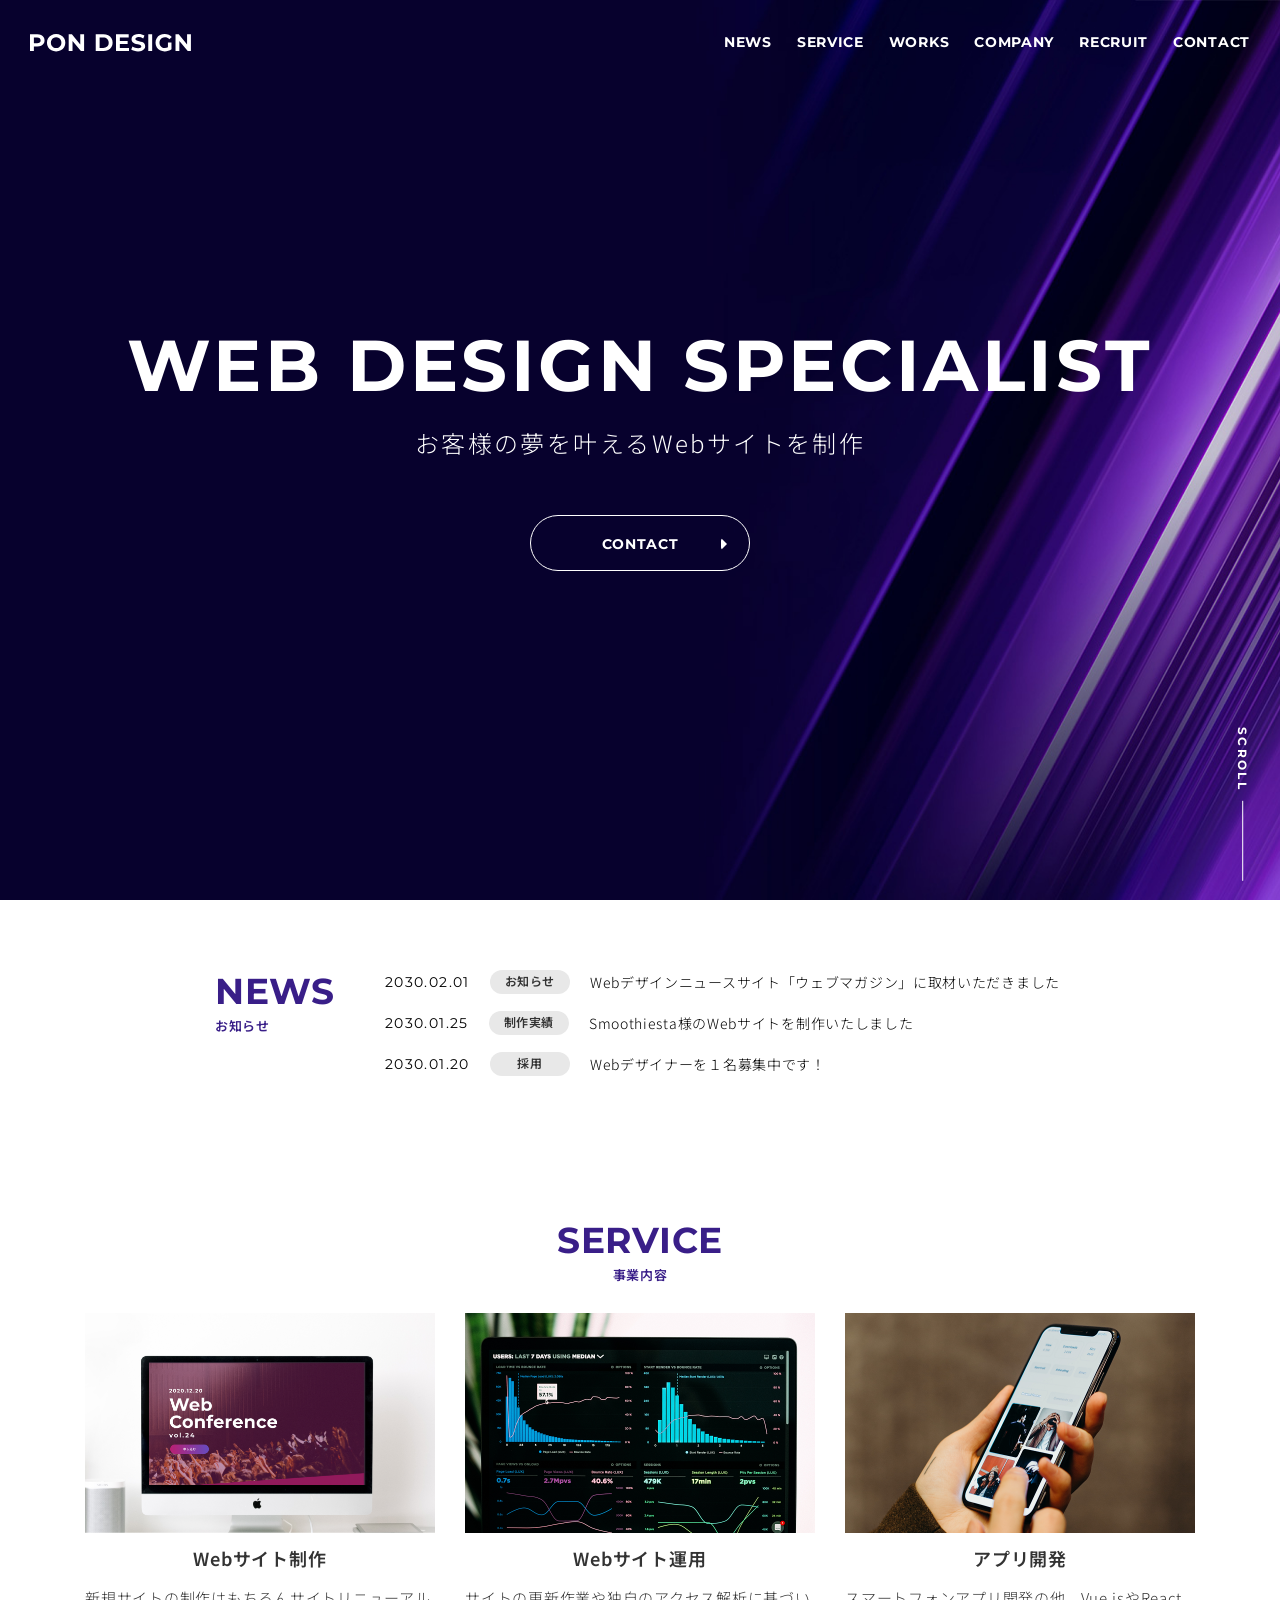
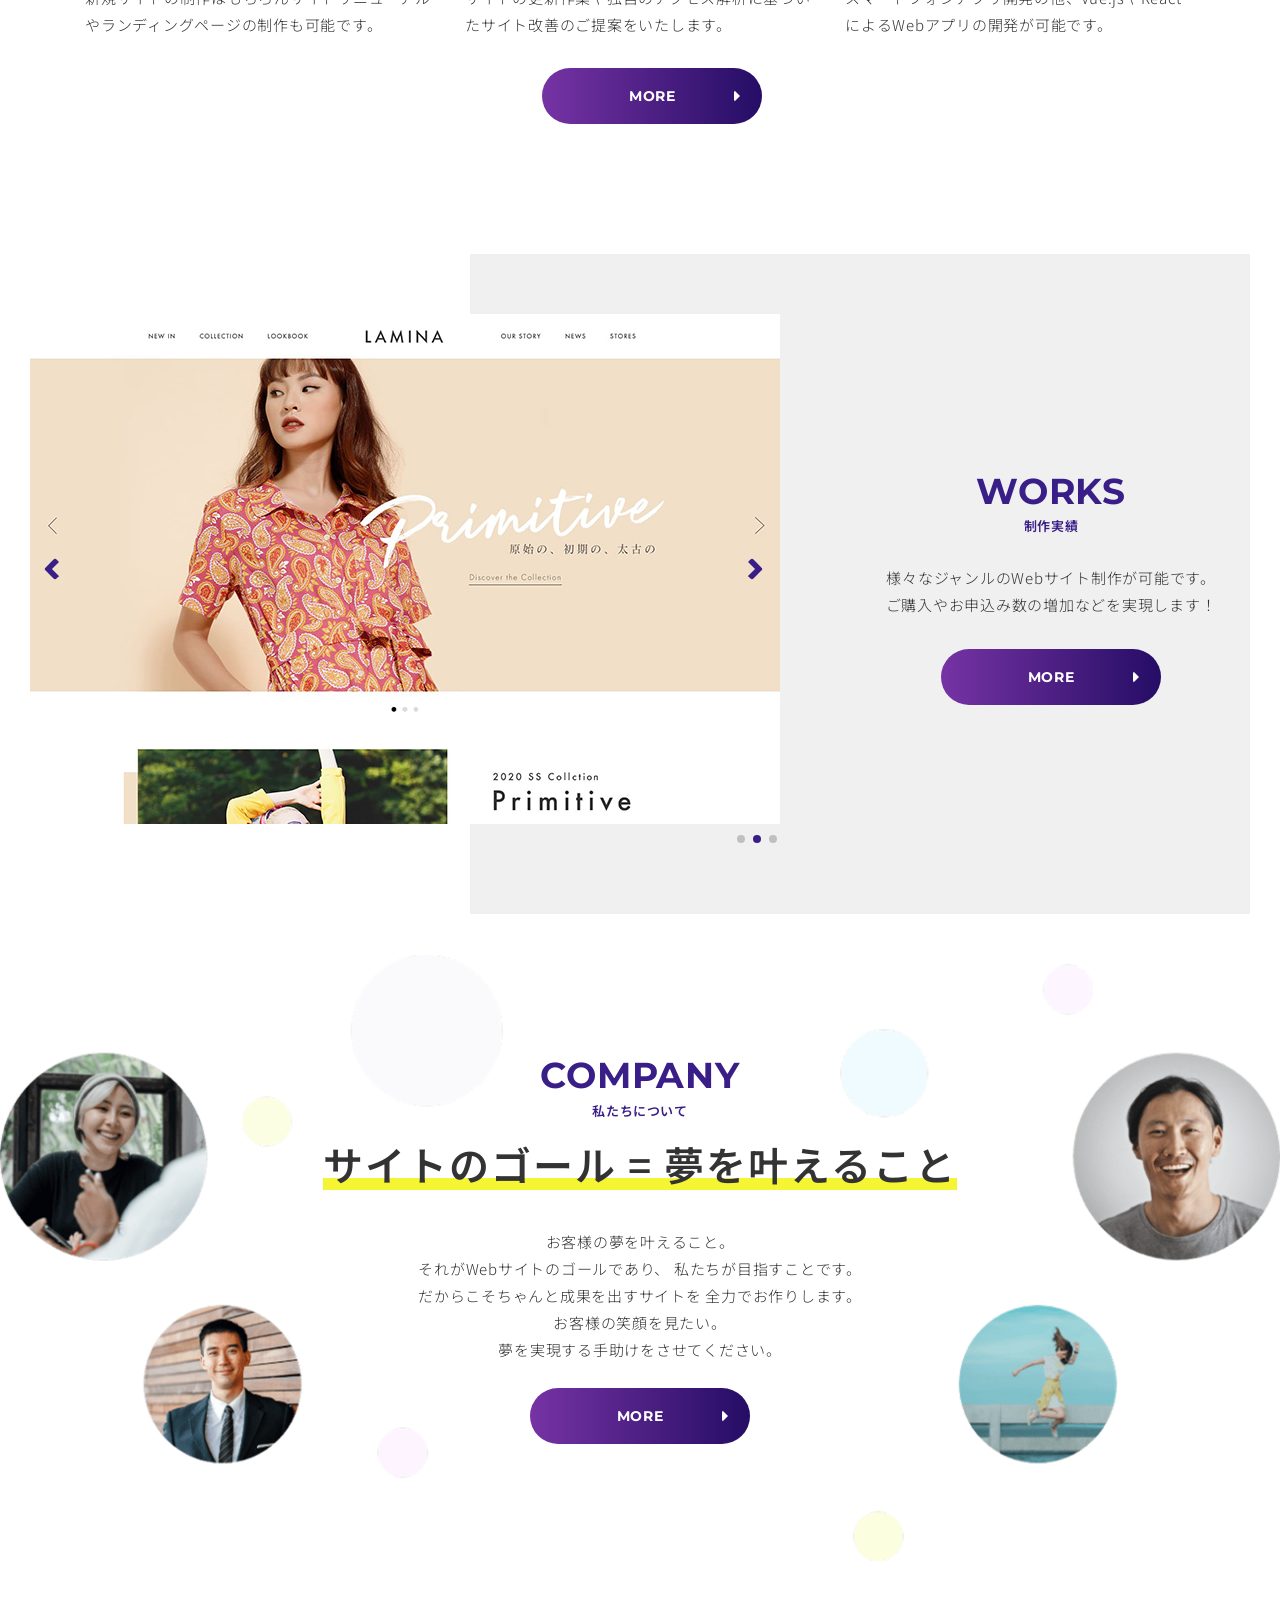
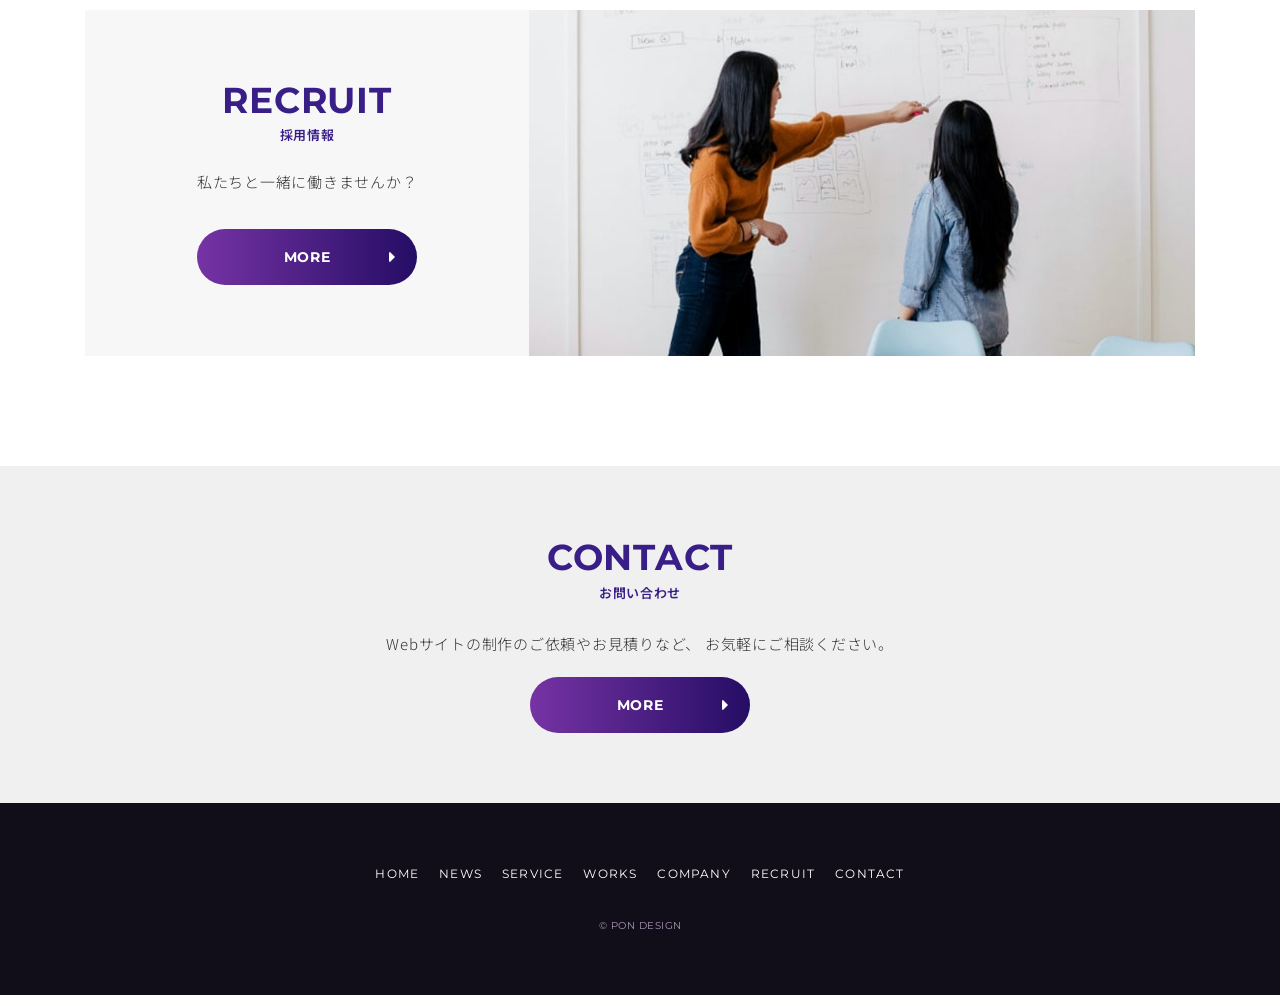
<file: index.html>
<!doctype html>
<html lang="ja">
  <head>
    <meta charset="UTF-8" />
    <meta name="viewport" content="width=device-width, initial-scale=1.0" />
    <meta property="og:title" content="PON DESIGN" />
    <meta property="og:type" content="website" />
    <meta property="og:url" content="ページのURL" />
    <meta property="og:image" content="" />
    <meta property="og:site_name" content="PON DESIGN" />
    <meta property="og:description" content="ページの説明" />
    <link rel="shortcut icon" href="image/favicon.png">
    <title>PON DESIGN</title>
    <link rel="stylesheet" href="css/ress.css" />
    <link rel="stylesheet" href="css/root.css" />
    <link rel="stylesheet" href="css/style.css" />
    <link rel="stylesheet" href="css/header.css" />
    <link rel="stylesheet" href="css/footer.css" />
    <link rel="stylesheet" href="css/newsStyle.css" />
    <link rel="stylesheet" href="css/serviceStyle.css" />
    <link rel="stylesheet" href="css/worksStyle.css" />
    <link rel="stylesheet" href="css/companyStyle.css" />
    <link rel="stylesheet" href="css/recruitStyle.css" />
    <link rel="stylesheet" href="css/contactStyle.css" />

    <!-- font -->
    <link rel="preconnect" href="https://fonts.googleapis.com" />
    <link rel="preconnect" href="https://fonts.gstatic.com" crossorigin />
    <link
      href="https://fonts.googleapis.com/css2?family=Montserrat:ital,wght@0,100..900;1,100..900&family=Noto+Sans+JP:wght@100..900&display=swap"
      rel="stylesheet"
    />
    <!-- font -->
  </head>

  <body>
    <header class="header" id="header">
      <div class="container">
        <a class="header-logo__link" href="#"
          ><img
            class="header-logo__image"
            src="image/logo.svg"
            alt="PON DESIGNのロゴ"
        /></a>
        <nav class="header-nav">
          <ul class="header-nav-list">
            <li class="header-nav-list__item">
              <a class="header-nav-list__link" href="news.html">NEWS</a>
            </li>
            <li class="header-nav-list__item">
              <a class="header-nav-list__link" href="service.html">SERVICE</a>
            </li>
            <li class="header-nav-list__item">
              <a class="header-nav-list__link" href="works.html">WORKS</a>
            </li>
            <li class="header-nav-list__item">
              <a class="header-nav-list__link" href="company.html">COMPANY</a>
            </li>
            <li class="header-nav-list__item">
              <a class="header-nav-list__link" href="recruit.html">RECRUIT</a>
            </li>
            <li class="header-nav-list__item">
              <a class="header-nav-list__link" href="contact.html">CONTACT</a>
            </li>
          </ul>
        </nav>
        <button class="hamburger-menu">
          <span class="hamburger-menu__bar"></span>
          <span class="hamburger-menu__bar"></span>
          <span class="hamburger-menu__bar"></span>
        </button>
      </div>
    </header>

    <main class="top-page">
      <div class="mainvisual">
        <div class="container">
          <h1 class="mainvisual-maintext">WEB DESIGN SPECIALIST</h1>
          <span class="mainvisual-subtext"
            >お客様の夢を叶える<br class="pc-none" />Webサイトを制作</span
          >
          <a class="c-btn btn-mainvisual" href="contact.html">CONTACT</a>
          <span class="mainvisual-scroll">SCROLL</span>
        </div>
      </div>

      <section class="news" id="news">
        <div class="container">
          <div class="section-title-wrapper">
            <h2 class="section-title news-title">NEWS</h2>
            <span class="section-subtitle news-subtitle">お知らせ</span>
          </div>
          <ul class="news-list">
            <li class="news-list__item">
              <time class="news-list__item-date" datetime="2030-02-01"
                >2030.02.01</time
              >
              <span class="news-list__item-category">お知らせ</span>
              <a class="news-list__item-link" href="news-single.html">
                <p class="news-list__item-title">
                  Webデザインニュースサイト「ウェブマガジン」に取材いただきました
                </p>
              </a>
            </li>
            <li class="news-list__item">
              <time class="news-list__item-date" datetime="2030-01-25"
                >2030.01.25</time
              >
              <span class="news-list__item-category">制作実績</span>
              <a class="news-list__item-link" href="news-single.html">
                <p class="news-list__item-title">
                  Smoothiesta様のWebサイトを制作いたしました
                </p>
              </a>
            </li>
            <li class="news-list__item">
              <time class="news-list__item-date" datetime="2030-01-20">
                2030.01.20
              </time>
              <span class="news-list__item-category">採用 </span>
              <a class="news-list__item-link" href="news-single.html">
                <p class="news-list__item-title">
                  Webデザイナーを１名募集中です！
                </p>
              </a>
            </li>
          </ul>
        </div>
      </section>

      <section class="service" id="service">
        <div class="container">
          <div class="section-title-wrapper">
            <h2 class="section-title service-title">SERVICE</h2>
            <span class="section-subtitle service-subtitle">事業内容</span>
          </div>
          <ul class="service-list">
            <li class="service-list__item">
              <img
                class="service-list__item-image"
                src="image/service-1.png"
                alt=""
              />
              <h3 class="service-list__item-name">Webサイト制作</h3>
              <p class="service-list__item-description">
                新規サイトの制作はもちろんサイトリニューアルやランディングページの制作も可能です。
              </p>
            </li>
            <li class="service-list__item">
              <img
                class="service-list__item-image"
                src="image/service-2.png"
                alt=""
              />
              <h3 class="service-list__item-name">Webサイト運用</h3>
              <p class="service-list__item-description">
                サイトの更新作業や独自のアクセス解析に基づいたサイト改善のご提案をいたします。
              </p>
            </li>
            <li class="service-list__item">
              <img
                class="service-list__item-image"
                src="image/service-3.png"
                alt=""
              />
              <h3 class="service-list__item-name">アプリ開発</h3>
              <p class="service-list__item-description">
                スマートフォンアプリ開発の他、Vue.jsやReactによるWebアプリの開発が可能です。
              </p>
            </li>
          </ul>
          <a class="c-btn btn-purple btn-service" href="service.html">MORE</a>
        </div>
      </section>

      <section class="works" id="works">
        <div class="container">
          <div class="works-bg"></div>
          <div class="section-title-wrapper">
            <h2 class="section-title works-title">WORKS</h2>
            <span class="section-subtitle works-subtitle">制作実績</span>
            <p class="works-text">
              様々なジャンルのWebサイト制作が可能です。
              <br />ご購入やお申込み数の増加などを実現します！
            </p>
            <a class="c-btn btn-purple btn-works" href="works.html">MORE</a>
          </div>
          <div class="works-slide">
            <ul class="works-slide-list">
              <li class="works-slide-list__item active">
                <img
                  class="works-slide-list__item-image"
                  src="image/slide-1.png"
                  alt="スムージーを提供する店舗のウェブサイト"
                />
              </li>
              <li class="works-slide-list__item">
                <img
                  class="works-slide-list__item-image"
                  src="image/slide-2.png"
                  alt="洋服のブランドサイト「LAMINA」のウェブサイト"
                />
              </li>
              <li class="works-slide-list__item">
                <img
                  class="works-slide-list__item-image"
                  src="image/slide-3.png"
                  alt="とあるウェブ会議についてのウェブサイト"
                />
              </li>
            </ul>
            <div class="works-nav">
              <button class="works-nav-prev"></button>
              <button class="works-nav-next"></button>
            </div>
            <div class="works-indicator">
              <span class="works-indicator__dot active"></span>
              <span class="works-indicator__dot"></span>
              <span class="works-indicator__dot"></span>
            </div>
          </div>
        </div>
      </section>

      <section class="company" id="company">
        <div class="message">
          <div class="container">
            <div class="section-title-wrapper">
              <h2 class="section-title company-title">COMPANY</h2>
              <span class="section-subtitle company-subtitle"
                >私たちについて</span
              >
            </div>
            <div class="message-text-wrapper">
              <h3 class="message-text-title">
                サイトのゴール = <br class="pc-none" />
                夢を叶えること
              </h3>
              <p class="message-text-description">
                お客様の夢を叶えること。
                <br />それがWebサイトのゴールであり、
                <br class="pc-none" />私たちが目指すことです。
                <br />だからこそちゃんと成果を出すサイトを
                <br class="pc-none" />全力でお作りします。
                <br />お客様の笑顔を見たい。
                <br />夢を実現する手助けをさせてください。
              </p>
              <a class="c-btn btn-purple btn-company" href="company.html"
                >MORE</a
              >
            </div>
          </div>
        </div>
      </section>

      <section class="recruit" id="recruit">
        <div class="container">
          <div class="recruit-bg">
            <div class="section-wrapper">
              <h2 class="section-title recruit-title">RECRUIT</h2>
              <span class="section-subtitle recruit-subtitle">採用情報</span>
              <p class="recruit-text">私たちと一緒に働きませんか？</p>
              <a class="c-btn btn-purple btn-recruit" href="recruit.html"
                >MORE</a
              >
            </div>
            <div class="recruit-image-wrapper">
              <img class="recruit-image" src="image/recruit.png" alt="" />
            </div>
          </div>
        </div>
      </section>

      <section class="contact" id="contact">
        <div class="container">
          <div class="section-wrapper">
            <h2 class="section-title contact-title">CONTACT</h2>
            <span class="section-subtitle contact-subtitle">お問い合わせ</span>
            <p class="contact-text">
              Webサイトの制作のご依頼やお見積りなど、
              <br class="pc-none" />お気軽にご相談ください。
            </p>
            <a class="c-btn btn-purple btn-contact" href="contact.html">MORE</a>
          </div>
        </div>
      </section>
    </main>

    <footer class="footer" id="footer">
      <nav class="footer-nav">
        <ul class="footer-nav-list">
          <li class="footer-nav-list__item">
            <a class="footer-nav-list__link" href="index.html">HOME</a>
          </li>
          <li class="footer-nav-list__item">
            <a class="footer-nav-list__link" href="news.html">NEWS</a>
          </li>
          <li class="footer-nav-list__item">
            <a class="footer-nav-list__link" href="service.html">SERVICE</a>
          </li>
          <li class="footer-nav-list__item">
            <a class="footer-nav-list__link" href="works.html">WORKS</a>
          </li>
          <li class="footer-nav-list__item">
            <a class="footer-nav-list__link" href="company.html">COMPANY</a>
          </li>
          <li class="footer-nav-list__item">
            <a class="footer-nav-list__link" href="recruit.html">RECRUIT</a>
          </li>
          <li class="footer-nav-list__item">
            <a class="footer-nav-list__link" href="contact.html">CONTACT</a>
          </li>
        </ul>
      </nav>
      <span class="copyright">&copy; PON DESIGN</span>
      <button class="toTop"></button>
    </footer>

    <script src="js/main.js"></script>
    <script src="js/slide-show.js"></script>
  </body>
</html>
</file>
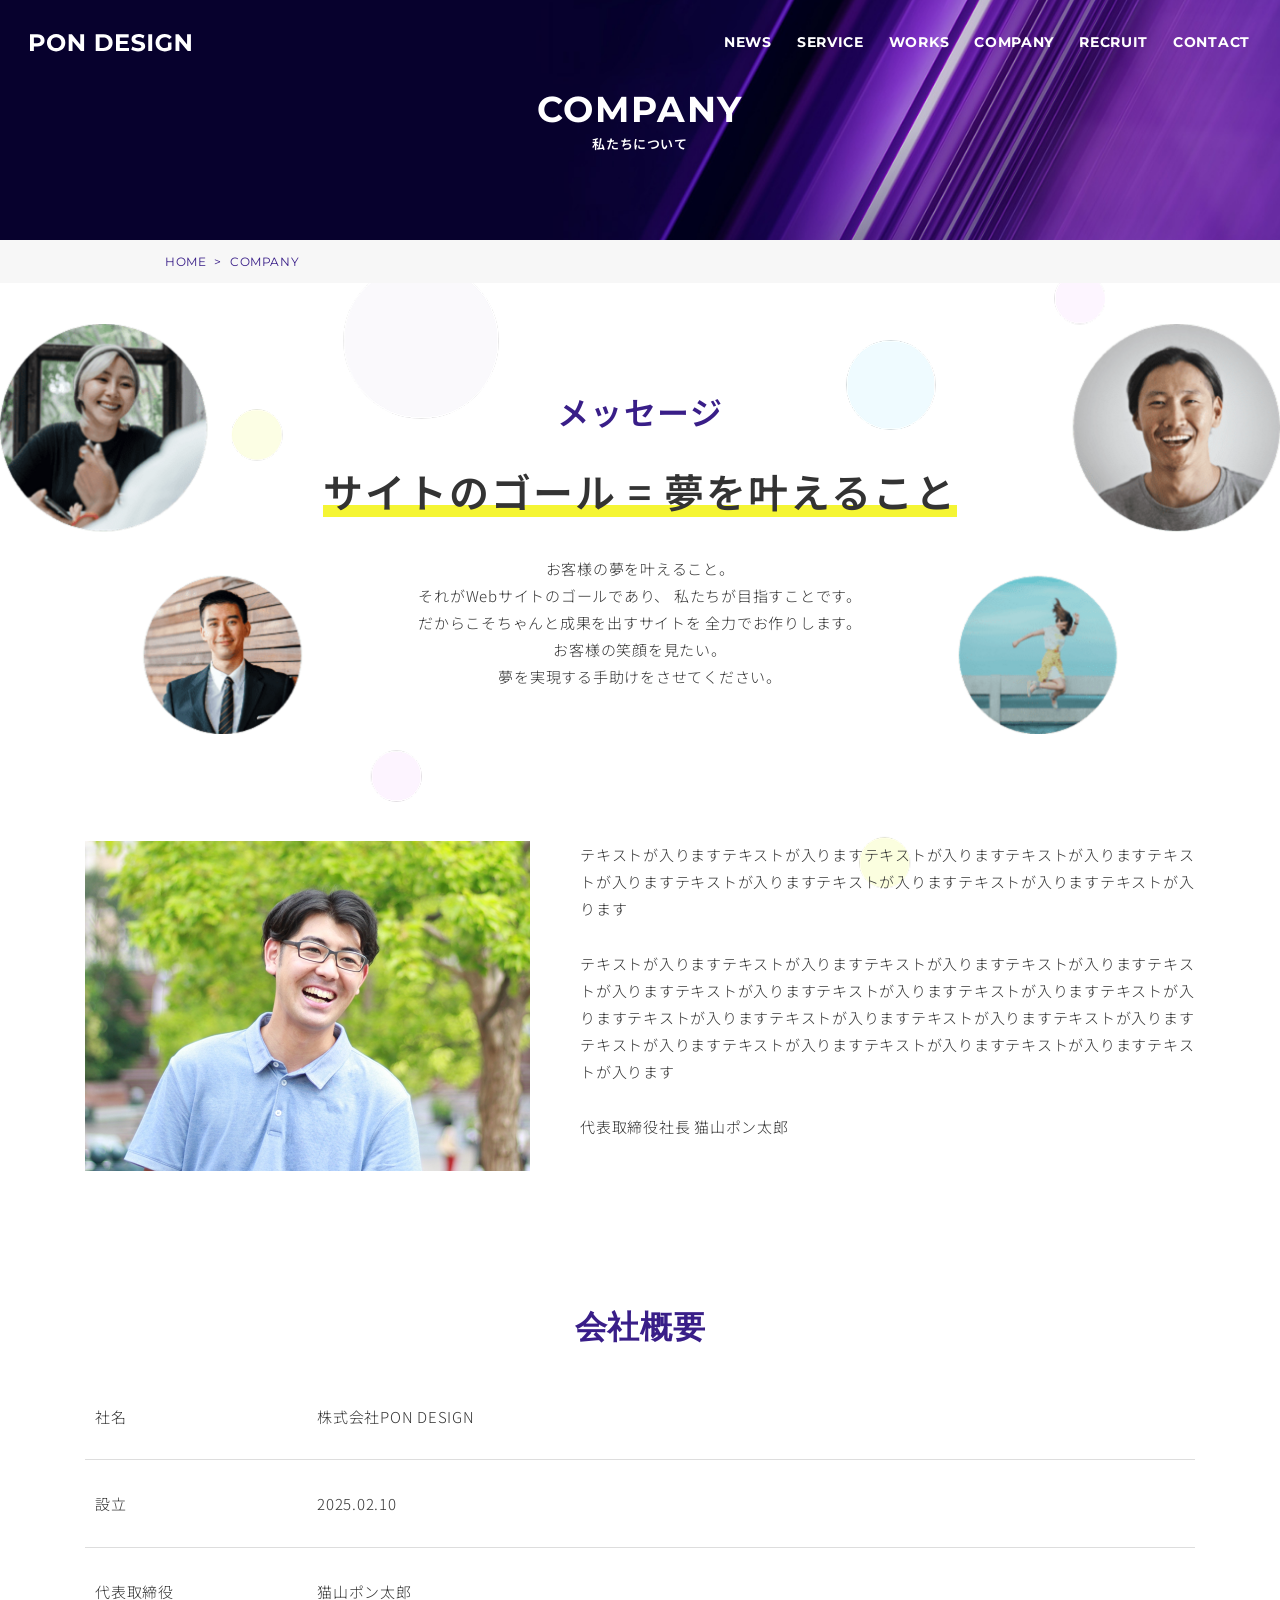
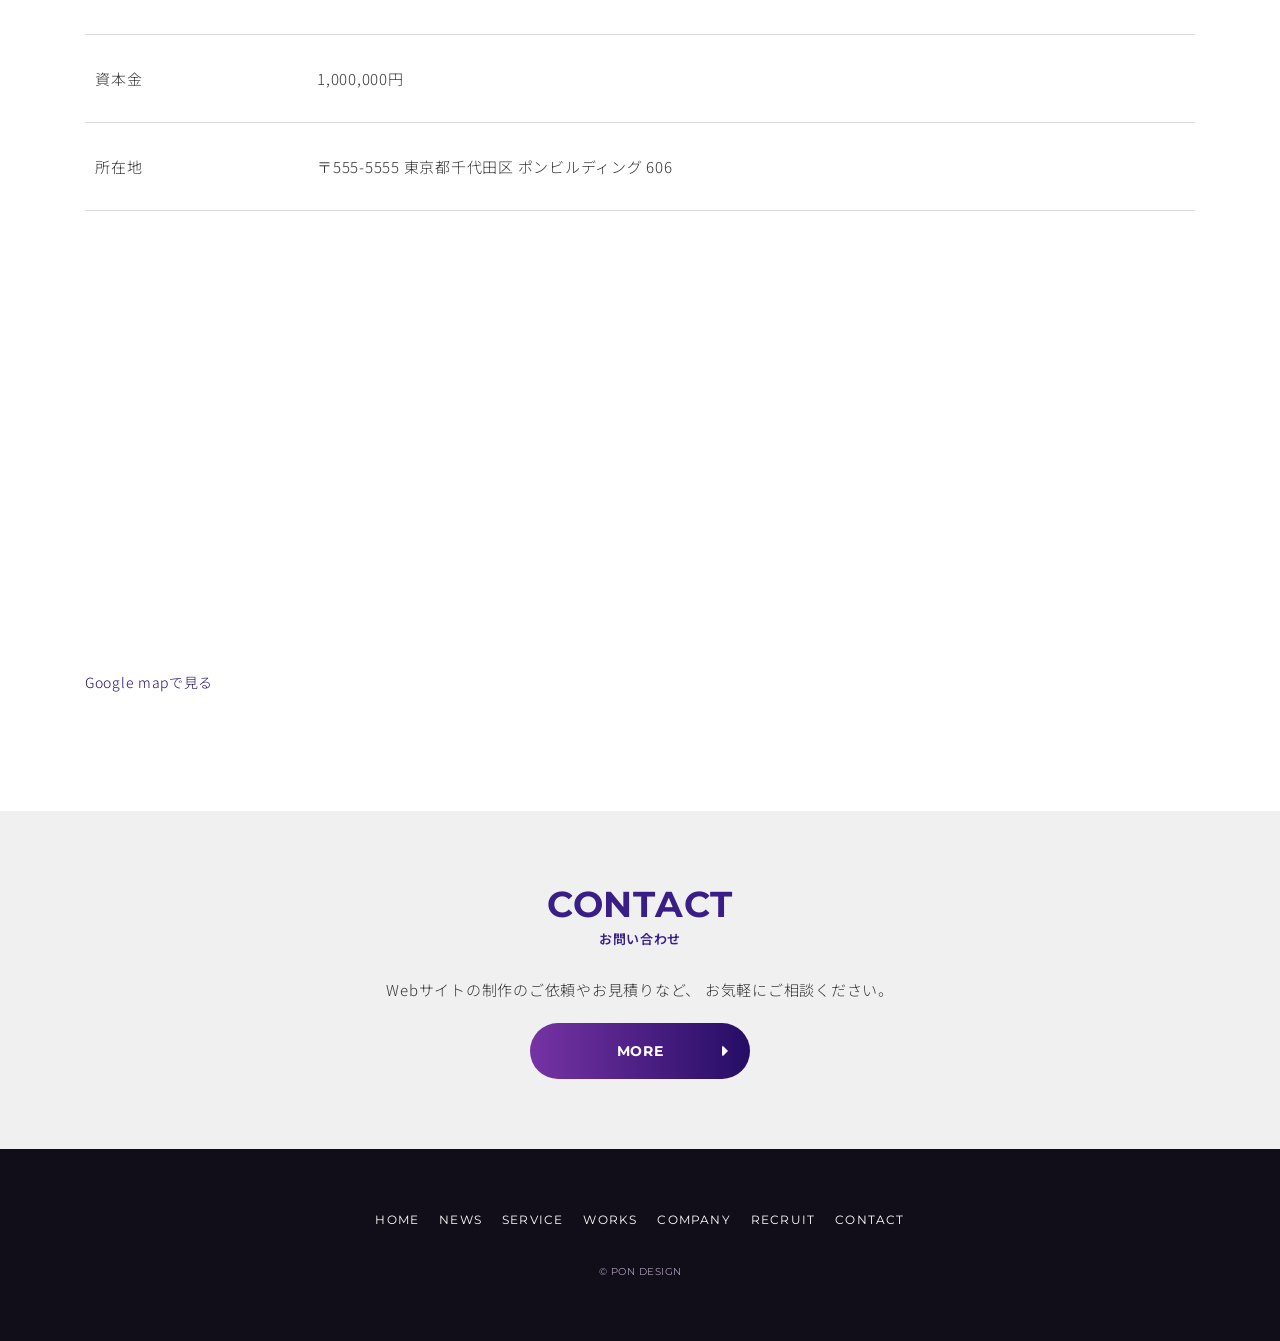
<file: company.html>
<!doctype html>
<html lang="ja">
  <head>
    <meta charset="UTF-8" />
    <meta name="viewport" content="width=device-width, initial-scale=1.0" />
    <link rel="shortcut icon" href="image/favicon.png">
    <title>PON DESIGN</title>
    <link rel="stylesheet" href="css/ress.css" />
    <link rel="stylesheet" href="css/root.css" />
    <link rel="stylesheet" href="css/style.css" />
    <link rel="stylesheet" href="css/header.css" />
    <link rel="stylesheet" href="css/footer.css" />
    <link rel="stylesheet" href="css/contactStyle.css" />
    <link rel="stylesheet" href="css/companyStyle.css" />

    <!-- font -->
    <link rel="preconnect" href="https://fonts.googleapis.com" />
    <link rel="preconnect" href="https://fonts.gstatic.com" crossorigin />
    <link
      href="https://fonts.googleapis.com/css2?family=Montserrat:ital,wght@0,100..900;1,100..900&family=Noto+Sans+JP:wght@100..900&display=swap"
      rel="stylesheet"
    />
    <!-- font -->
  </head>
  <body>
    <header class="header" id="header">
      <div class="container">
        <a class="header-logo__link" href="index.html"
          ><img
            class="header-logo__image"
            src="image/logo.svg"
            alt="PON DESIGNのロゴ"
        /></a>
        <nav class="header-nav">
          <ul class="header-nav-list">
            <li class="header-nav-list__item">
              <a class="header-nav-list__link" href="news.html">NEWS</a>
            </li>
            <li class="header-nav-list__item">
              <a class="header-nav-list__link" href="service.html">SERVICE</a>
            </li>
            <li class="header-nav-list__item">
              <a class="header-nav-list__link" href="works.html">WORKS</a>
            </li>
            <li class="header-nav-list__item">
              <a class="header-nav-list__link" href="company.html">COMPANY</a>
            </li>
            <li class="header-nav-list__item">
              <a class="header-nav-list__link" href="recruit.html">RECRUIT</a>
            </li>
            <li class="header-nav-list__item">
              <a class="header-nav-list__link" href="contact.html">CONTACT</a>
            </li>
          </ul>
        </nav>
        <button class="hamburger-menu">
          <span class="hamburger-menu__bar"></span>
          <span class="hamburger-menu__bar"></span>
          <span class="hamburger-menu__bar"></span>
        </button>
      </div>
    </header>

    <div class="subpage-top news-top">
      <h1 class="subpage-top__title news-top__title">COMPANY</h1>
      <h2 class="subpage-top__subtitle news-top__subtitle">私たちについて</h2>
    </div>

    <div class="breadCrumbs">
      <div class="container">
        <a class="breadCrumbs__link" href="index.html">HOME</a>
        <span class="breadCrumbs__link">COMPANY</span>
      </div>
    </div>

    <main class="company-page">
      <section class="message">
        <div class="container">
          <div class="section-title-wrapper">
            <h2 class="section-title message-title">メッセージ</h2>
          </div>
          <div class="message-text-wrapper">
            <h3 class="message-text-title">
              サイトのゴール = <br class="pc-none" />
              夢を叶えること
            </h3>
            <p class="message-text-description">
              お客様の夢を叶えること。
              <br />それがWebサイトのゴールであり、
              <br class="pc-none" />私たちが目指すことです。
              <br />だからこそちゃんと成果を出すサイトを
              <br class="pc-none" />全力でお作りします。
              <br />お客様の笑顔を見たい。
              <br />夢を実現する手助けをさせてください。
            </p>
          </div>
          <div class="ceo-message-wrapper">
            <img class="ceo-image" src="image/CEO.png" alt="CEOの肖像画" />
            <div>
              <p class="ceo-message">
                テキストが入りますテキストが入りますテキストが入りますテキストが入りますテキストが入りますテキストが入りますテキストが入りますテキストが入りますテキストが入ります
              </p>
              <p class="ceo-message">
                テキストが入りますテキストが入りますテキストが入りますテキストが入りますテキストが入りますテキストが入りますテキストが入りますテキストが入りますテキストが入りますテキストが入りますテキストが入りますテキストが入りますテキストが入りますテキストが入りますテキストが入りますテキストが入りますテキストが入りますテキストが入ります
              </p>
              <p class="ceo-message">代表取締役社長 猫山ポン太郎</p>
            </div>
          </div>
        </div>
      </section>

      <section class="company-info">
        <div class="container">
          <h2 class="section-title company-info-title">会社概要</h2>
          <dl class="company-info-list">
            <dt class="company-info-list__item-name">社名</dt>
            <dd class="company-info-list__item-cont">株式会社PON DESIGN</dd>
            <dt class="company-info-list__item-name">設立</dt>
            <dd class="company-info-list__item-cont">2025.02.10</dd>
            <dt class="company-info-list__item-name">代表取締役</dt>
            <dd class="company-info-list__item-cont">猫山ポン太郎</dd>
            <dt class="company-info-list__item-name">資本金</dt>
            <dd class="company-info-list__item-cont">1,000,000円</dd>
            <dt class="company-info-list__item-name">所在地</dt>
            <dd class="company-info-list__item-cont">
              〒555-5555 東京都千代田区 ポンビルディング 606
            </dd>
          </dl>
          <div class="company-location">
            <iframe
              class="company-location__map"
              src="https://www.google.com/maps/embed?pb=!1m18!1m12!1m3!1d3239.3660299941894!2d139.76806778712356!3d35.71721555729781!2m3!1f0!2f0!3f0!3m2!1i1024!2i768!4f13.1!3m3!1m2!1s0x60188c281e3bfa6f%3A0x8418dfeeb8bcab50!2z5p2x5Lqs6YO9576O6KGT6aSo!5e0!3m2!1sja!2sjp!4v1772597807257!5m2!1sja!2sjp"
              style="border: 0"
              allowfullscreen=""
              loading="lazy"
              referrerpolicy="no-referrer-when-downgrade"
            ></iframe>
            <a
              class="company-location__link"
              href="https://maps.app.goo.gl/SgRj6nUqJrQavsyH7"
              >Google mapで見る</a
            >
          </div>
        </div>
      </section>

      <section class="contact" id="contact">
        <div class="container">
          <div class="section-wrapper">
            <h2 class="section-title contact-title">CONTACT</h2>
            <span class="section-subtitle contact-subtitle">お問い合わせ</span>
            <p class="contact-text">
              Webサイトの制作のご依頼やお見積りなど、
              <br class="pc-none" />お気軽にご相談ください。
            </p>
            <a class="c-btn btn-purple btn-contact" href="contact.html">MORE</a>
          </div>
        </div>
      </section>
    </main>

    <footer class="footer" id="footer">
      <nav class="footer-nav">
        <ul class="footer-nav-list">
          <li class="footer-nav-list__item">
            <a class="footer-nav-list__link" href="index.html">HOME</a>
          </li>
          <li class="footer-nav-list__item">
            <a class="footer-nav-list__link" href="news.html">NEWS</a>
          </li>
          <li class="footer-nav-list__item">
            <a class="footer-nav-list__link" href="service.html">SERVICE</a>
          </li>
          <li class="footer-nav-list__item">
            <a class="footer-nav-list__link" href="works.html">WORKS</a>
          </li>
          <li class="footer-nav-list__item">
            <a class="footer-nav-list__link" href="company.html">COMPANY</a>
          </li>
          <li class="footer-nav-list__item">
            <a class="footer-nav-list__link" href="recruit.html">RECRUIT</a>
          </li>
          <li class="footer-nav-list__item">
            <a class="footer-nav-list__link" href="contact.html">CONTACT</a>
          </li>
        </ul>
      </nav>
      <span class="copyright">&copy; PON DESIGN</span>
      <button class="toTop"></button>
    </footer>

    <script src="js/main.js"></script>
  </body>
</html>
</file>
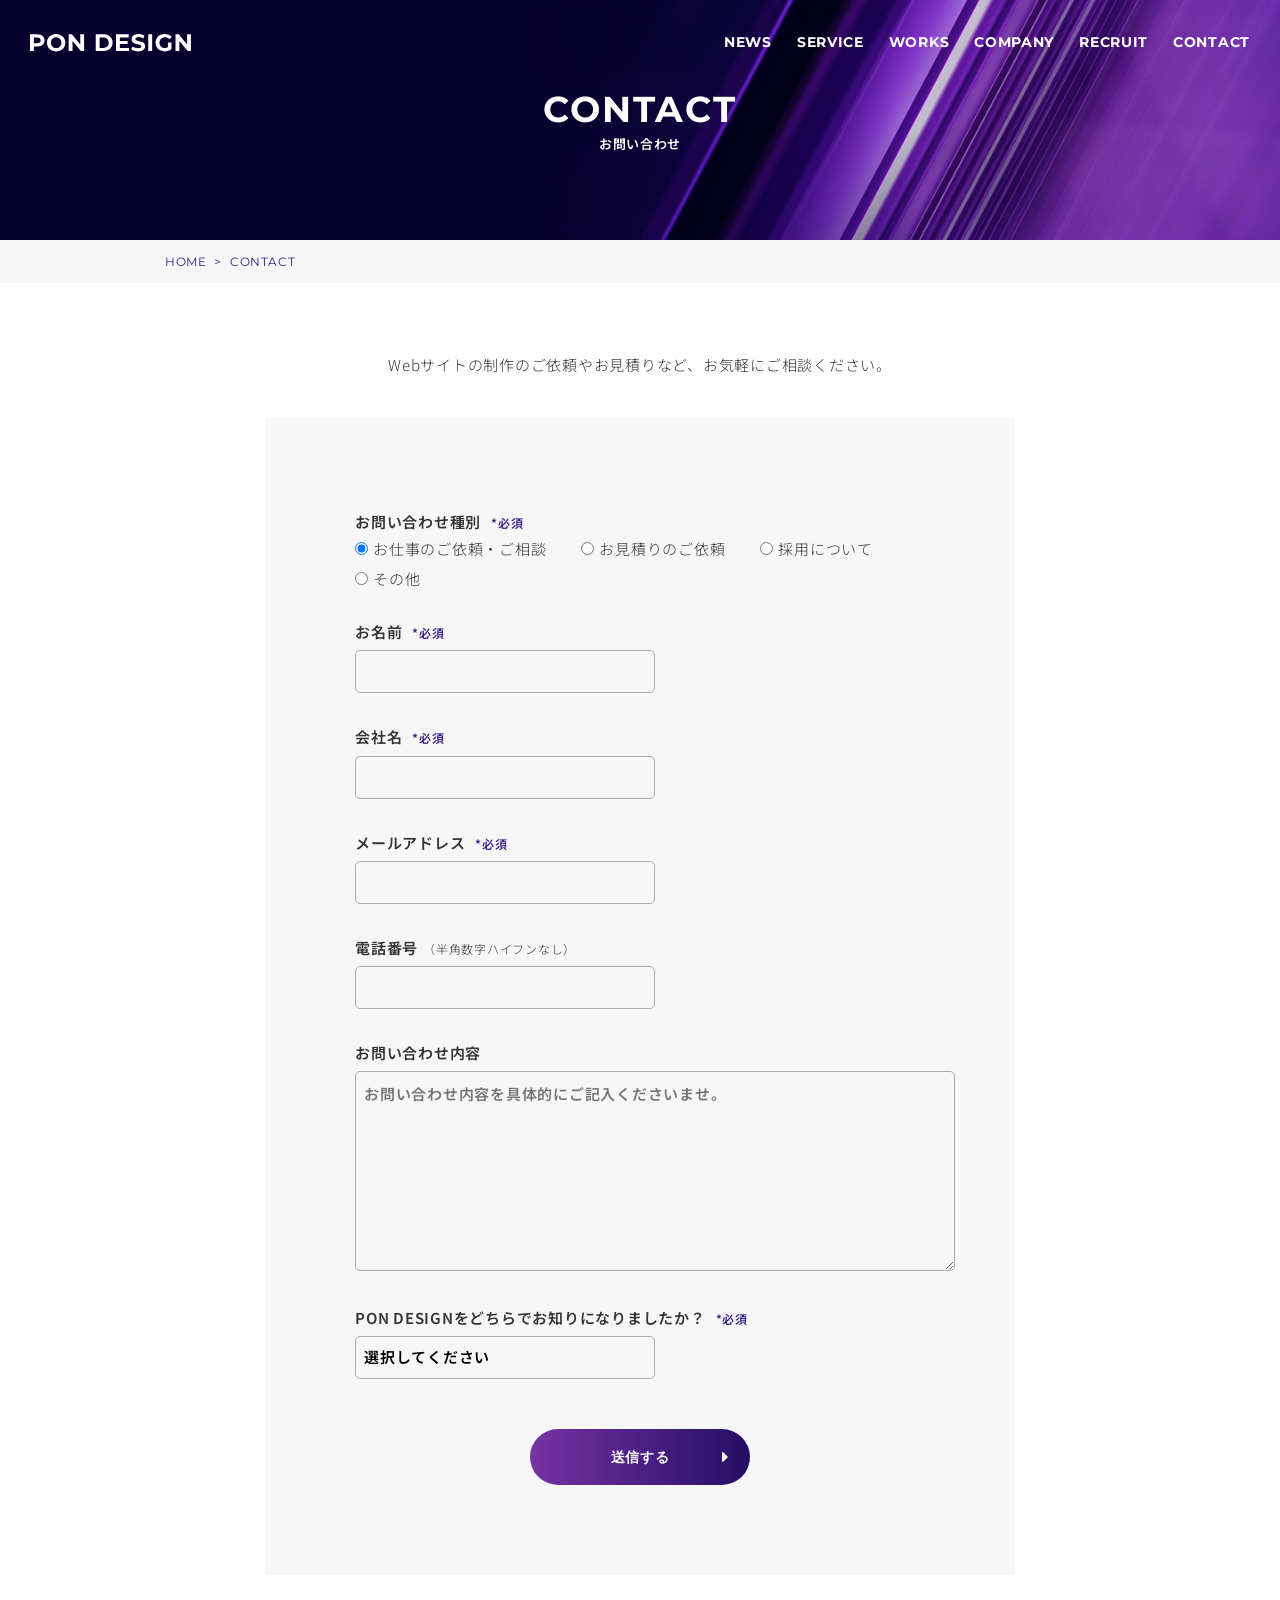
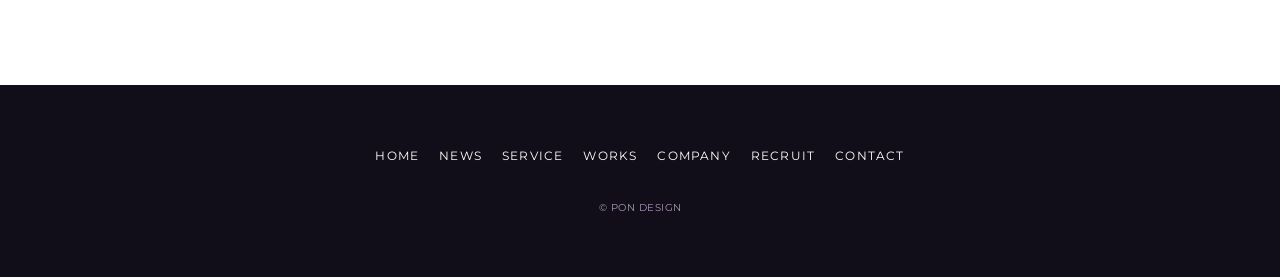
<file: contact.html>
<!doctype html>
<html lang="ja">
  <head>
    <meta charset="UTF-8" />
    <meta name="viewport" content="width=device-width, initial-scale=1.0" />
    <link rel="shortcut icon" href="image/favicon.png">
    <title>PON DESIGN</title>
    <link rel="stylesheet" href="css/ress.css" />
    <link rel="stylesheet" href="css/root.css" />
    <link rel="stylesheet" href="css/style.css" />
    <link rel="stylesheet" href="css/header.css" />
    <link rel="stylesheet" href="css/footer.css" />
    <link rel="stylesheet" href="css/contactStyle.css" />

    <!-- font -->
    <link rel="preconnect" href="https://fonts.googleapis.com" />
    <link rel="preconnect" href="https://fonts.gstatic.com" crossorigin />
    <link
      href="https://fonts.googleapis.com/css2?family=Montserrat:ital,wght@0,100..900;1,100..900&family=Noto+Sans+JP:wght@100..900&display=swap"
      rel="stylesheet"
    />
    <!-- font -->
  </head>
  <body>
    <header class="header" id="header">
      <div class="container">
        <a class="header-logo__link" href="index.html"
          ><img
            class="header-logo__image"
            src="image/logo.svg"
            alt="PON DESIGNのロゴ"
        /></a>
        <nav class="header-nav">
          <ul class="header-nav-list">
            <li class="header-nav-list__item">
              <a class="header-nav-list__link" href="news.html">NEWS</a>
            </li>
            <li class="header-nav-list__item">
              <a class="header-nav-list__link" href="service.html">SERVICE</a>
            </li>
            <li class="header-nav-list__item">
              <a class="header-nav-list__link" href="works.html">WORKS</a>
            </li>
            <li class="header-nav-list__item">
              <a class="header-nav-list__link" href="company.html">COMPANY</a>
            </li>
            <li class="header-nav-list__item">
              <a class="header-nav-list__link" href="recruit.html">RECRUIT</a>
            </li>
            <li class="header-nav-list__item">
              <a class="header-nav-list__link" href="contact.html">CONTACT</a>
            </li>
          </ul>
        </nav>
        <button class="hamburger-menu">
          <span class="hamburger-menu__bar"></span>
          <span class="hamburger-menu__bar"></span>
          <span class="hamburger-menu__bar"></span>
        </button>
      </div>
    </header>

    <div class="subpage-top news-top">
      <h1 class="subpage-top__title news-top__title">CONTACT</h1>
      <h2 class="subpage-top__subtitle news-top__subtitle">お問い合わせ</h2>
    </div>

    <div class="breadCrumbs">
      <div class="container">
        <a class="breadCrumbs__link" href="index.html">HOME</a>
        <span class="breadCrumbs__link">CONTACT</span>
      </div>
    </div>

    <main class="contact-page">
      <div class="container">
        <span class="contact-first-message"
          >Webサイトの制作のご依頼やお見積りなど、お気軽にご相談ください。</span
        >
        <div class="contact-wrapper">
          <form class="contact-form" action="" method="post">
            <!-- お問い合わせ種別 -->
            <fieldset style="border: none; padding: 0; margin: 0">
              <legend class="contact-label">
                お問い合わせ種別<span class="contact-required">*必須</span>
              </legend>
              <div class="radio-wrapper">
                <label>
                  <input
                    type="radio"
                    name="subject"
                    value="お仕事のご依頼・ご相談"
                    checked
                  />お仕事のご依頼・ご相談</label
                >
                <label>
                  <input
                    type="radio"
                    name="subject"
                    value="お見積りのご依頼"
                  />お見積りのご依頼
                </label>
                <label>
                  <input
                    type="radio"
                    name="subject"
                    value="採用について"
                  />採用について
                </label>
                <label>
                  <input type="radio" name="subject" value="その他" />その他
                </label>
              </div>
            </fieldset>
            <!-- お名前 -->
            <div>
              <label class="contact-label" for="name"
                >お名前<span class="contact-required">*必須</span></label
              >
              <input
                class="input-text"
                type="text"
                name="name"
                id="name"
                required
              />
            </div>
            <!-- 会社名 -->
            <div>
              <label class="contact-label" for="company-name"
                >会社名<span class="contact-required">*必須</span></label
              >
              <input
                class="input-text"
                type="text"
                name="company-name"
                id="company-name"
                required
              />
            </div>
            <!-- メールアドレス -->
            <div>
              <label class="contact-label" for="mail"
                >メールアドレス<span class="contact-required"
                  >*必須</span
                ></label
              >
              <input
                class="input-text"
                type="email"
                name="mail"
                id="mail"
                required
              />
            </div>
            <!-- 電話番号 -->
            <div>
              <label class="contact-label" for="tel"
                >電話番号<span class="contact-additionalNote"
                  >（半角数字ハイフンなし）</span
                ></label
              >
              <input class="input-tel" name="tel" id="tel" type="tel" />
            </div>
            <!-- お問い合わせ内容 -->
            <div>
              <label class="contact-label" for="message"
                >お問い合わせ内容</label
              >
              <textarea
                class="textarea"
                name="message"
                id="message"
                placeholder="お問い合わせ内容を具体的にご記入くださいませ。"
              ></textarea>
            </div>
            <!-- PON DESIGNをどちらでお知りになりましたか？ -->
            <div>
              <label class="contact-label" for="how_did_you_hear"
                >PON DESIGNをどちらでお知りになりましたか？<span
                  class="contact-required"
                  >*必須</span
                ></label
              >
              <select
                class="select"
                name="how_did_you_hear"
                id="how_did_you_hear"
                required
              >
                <option value="">選択してください</option>
                <option value="Google/Yahoo検索">Google/Yahoo検索</option>
                <option value="SNS">SNS</option>
                <option value="ブログ">ブログ</option>
                <option value="友人や知人">友人や知人</option>
                <option value="その他">その他</option>
              </select>
            </div>
            <button class="c-btn btn-purple btn-contactForm" type="submit">
              送信する
            </button>
          </form>
        </div>
      </div>
    </main>

    <footer class="footer" id="footer">
      <nav class="footer-nav">
        <ul class="footer-nav-list">
          <li class="footer-nav-list__item">
            <a class="footer-nav-list__link" href="index.html">HOME</a>
          </li>
          <li class="footer-nav-list__item">
            <a class="footer-nav-list__link" href="news.html">NEWS</a>
          </li>
          <li class="footer-nav-list__item">
            <a class="footer-nav-list__link" href="service.html">SERVICE</a>
          </li>
          <li class="footer-nav-list__item">
            <a class="footer-nav-list__link" href="works.html">WORKS</a>
          </li>
          <li class="footer-nav-list__item">
            <a class="footer-nav-list__link" href="company.html">COMPANY</a>
          </li>
          <li class="footer-nav-list__item">
            <a class="footer-nav-list__link" href="recruit.html">RECRUIT</a>
          </li>
          <li class="footer-nav-list__item">
            <a class="footer-nav-list__link" href="contact.html">CONTACT</a>
          </li>
        </ul>
      </nav>
      <span class="copyright">&copy; PON DESIGN</span>
      <button class="toTop"></button>
    </footer>

    <script src="js/main.js"></script>
  </body>
</html>
</file>
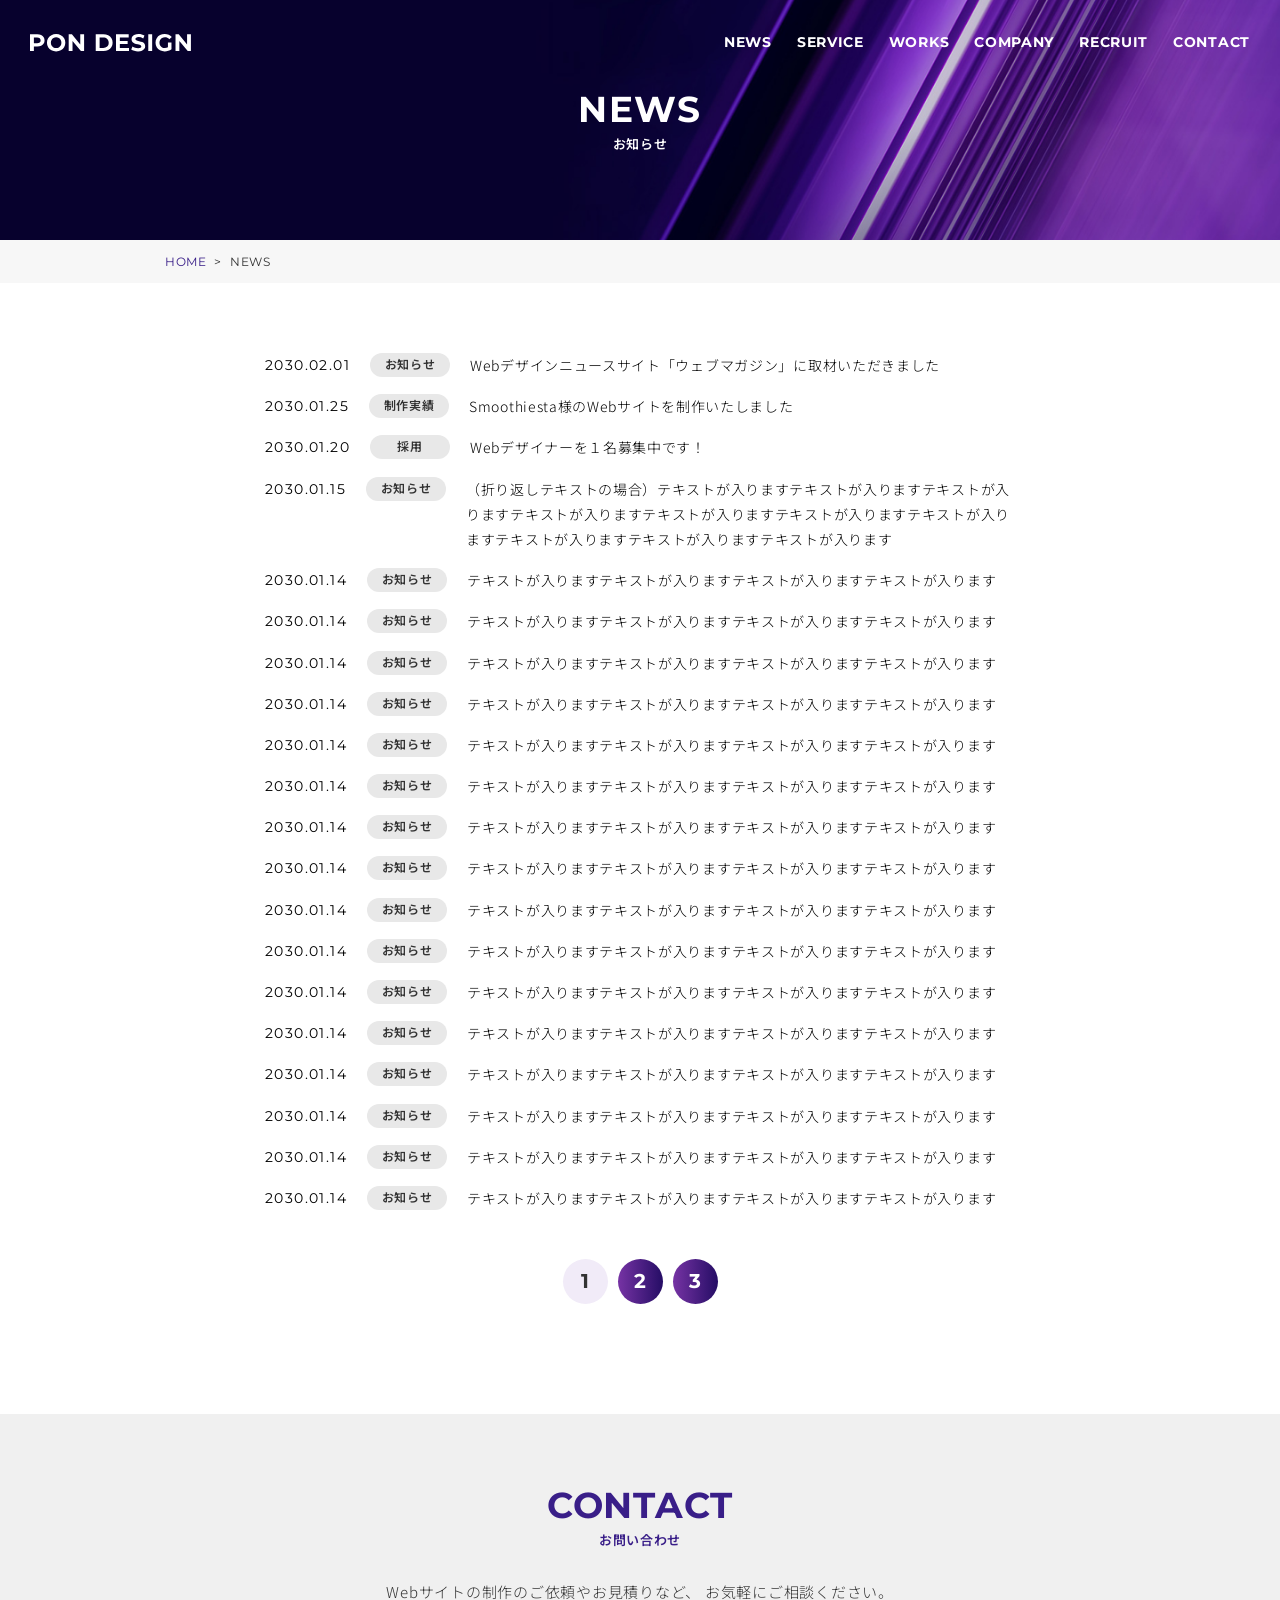
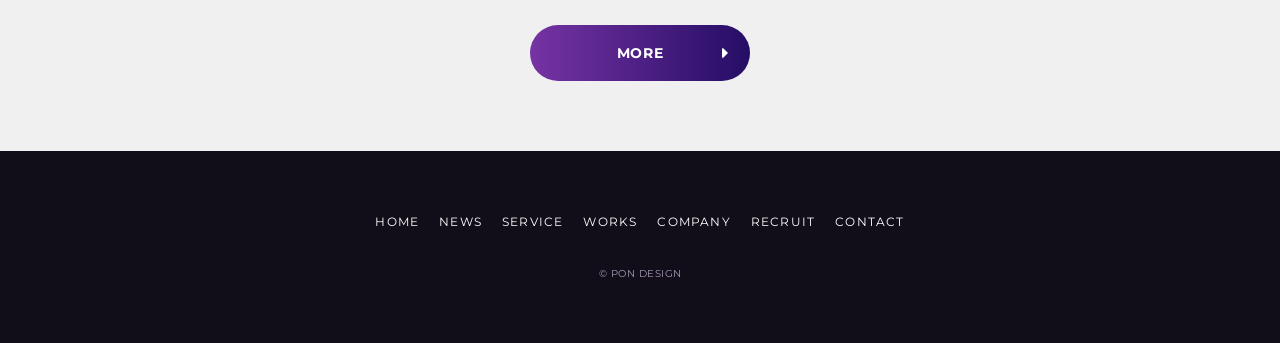
<file: news.html>
<!doctype html>
<html lang="ja">
  <head>
    <meta charset="UTF-8" />
    <meta name="viewport" content="width=device-width, initial-scale=1.0" />
    <link rel="shortcut icon" href="image/favicon.png">
    <title>PON DESIGN</title>
    <link rel="stylesheet" href="css/ress.css" />
    <link rel="stylesheet" href="css/root.css" />
    <link rel="stylesheet" href="css/style.css" />
    <link rel="stylesheet" href="css/header.css" />
    <link rel="stylesheet" href="css/footer.css" />
    <link rel="stylesheet" href="css/contactStyle.css" />
    <link rel="stylesheet" href="css/newsStyle.css" />

    <!-- font -->
    <link rel="preconnect" href="https://fonts.googleapis.com" />
    <link rel="preconnect" href="https://fonts.gstatic.com" crossorigin />
    <link
      href="https://fonts.googleapis.com/css2?family=Montserrat:ital,wght@0,100..900;1,100..900&family=Noto+Sans+JP:wght@100..900&display=swap"
      rel="stylesheet"
    />
    <!-- font -->
  </head>

  <body>
    <header class="header" id="header">
      <div class="container">
        <a class="header-logo__link" href="index.html"
          ><img
            class="header-logo__image"
            src="image/logo.svg"
            alt="PON DESIGNのロゴ"
        /></a>
        <nav class="header-nav">
          <ul class="header-nav-list">
            <li class="header-nav-list__item">
              <a class="header-nav-list__link" href="news.html">NEWS</a>
            </li>
            <li class="header-nav-list__item">
              <a class="header-nav-list__link" href="service.html">SERVICE</a>
            </li>
            <li class="header-nav-list__item">
              <a class="header-nav-list__link" href="works.html">WORKS</a>
            </li>
            <li class="header-nav-list__item">
              <a class="header-nav-list__link" href="company.html">COMPANY</a>
            </li>
            <li class="header-nav-list__item">
              <a class="header-nav-list__link" href="recruit.html">RECRUIT</a>
            </li>
            <li class="header-nav-list__item">
              <a class="header-nav-list__link" href="contact.html">CONTACT</a>
            </li>
          </ul>
        </nav>
        <button class="hamburger-menu">
          <span class="hamburger-menu__bar"></span>
          <span class="hamburger-menu__bar"></span>
          <span class="hamburger-menu__bar"></span>
        </button>
      </div>
    </header>

    <div class="subpage-top news-top">
      <h1 class="subpage-top__title news-top__title">NEWS</h1>
      <span class="subpage-top__subtitle news-top__subtitle">お知らせ</span>
    </div>

    <div class="breadCrumbs">
      <div class="container">
        <a class="breadCrumbs__link" href="index.html">HOME</a>
        <span class="breadCrumbs__span">NEWS</span>
      </div>
    </div>

    <main class="news-page">
      <section class="news-wrapper">
        <div class="container">
          <ul class="news-list">
            <li class="news-list__item">
              <time class="news-list__item-date" datetime="2030-02-01"
                >2030.02.01</time
              >
              <span class="news-list__item-category">お知らせ</span>
              <a class="news-list__item-link" href="news-single.html">
                <p class="news-list__item-title">
                  Webデザインニュースサイト「ウェブマガジン」に取材いただきました
                </p>
              </a>
            </li>
            <li class="news-list__item">
              <time class="news-list__item-date" datetime="2030-01-25"
                >2030.01.25</time
              >
              <span class="news-list__item-category">制作実績</span>
              <a class="news-list__item-link" href="news-single.html">
                <p class="news-list__item-title">
                  Smoothiesta様のWebサイトを制作いたしました
                </p>
              </a>
            </li>
            <li class="news-list__item">
              <time class="news-list__item-date" datetime="2030-01-20">
                2030.01.20
              </time>
              <span class="news-list__item-category">採用 </span>
              <a class="news-list__item-link" href="news-single.html">
                <p class="news-list__item-title">
                  Webデザイナーを１名募集中です！
                </p>
              </a>
            </li>
            <li class="news-list__item">
              <time class="news-list__item-date" datetime="2030-01-15"
                >2030.01.15</time
              >
              <span class="news-list__item-category">お知らせ</span
              ><a class="news-list__item-link" href="news-single.html"
                ><p class="news-list__item-title">
                  （折り返しテキストの場合）テキストが入りますテキストが入りますテキストが入りますテキストが入りますテキストが入りますテキストが入りますテキストが入りますテキストが入りますテキストが入りますテキストが入ります
                </p></a
              >
            </li>
            <li class="news-list__item">
              <time class="news-list__item-date" datetime="2030-01-14"
                >2030.01.14</time
              >
              <span class="news-list__item-category">お知らせ</span
              ><a class="news-list__item-link" href="news-single.html"
                ><p class="news-list__item-title">
                  テキストが入りますテキストが入りますテキストが入りますテキストが入ります
                </p></a
              >
            </li>
            <li class="news-list__item">
              <time class="news-list__item-date" datetime="2030-01-14"
                >2030.01.14</time
              >
              <span class="news-list__item-category">お知らせ</span
              ><a class="news-list__item-link" href="news-single.html"
                ><p class="news-list__item-title">
                  テキストが入りますテキストが入りますテキストが入りますテキストが入ります
                </p></a
              >
            </li>
            <li class="news-list__item">
              <time class="news-list__item-date" datetime="2030-01-14"
                >2030.01.14</time
              >
              <span class="news-list__item-category">お知らせ</span
              ><a class="news-list__item-link" href="news-single.html"
                ><p class="news-list__item-title">
                  テキストが入りますテキストが入りますテキストが入りますテキストが入ります
                </p></a
              >
            </li>
            <li class="news-list__item">
              <time class="news-list__item-date" datetime="2030-01-14"
                >2030.01.14</time
              >
              <span class="news-list__item-category">お知らせ</span
              ><a class="news-list__item-link" href="news-single.html"
                ><p class="news-list__item-title">
                  テキストが入りますテキストが入りますテキストが入りますテキストが入ります
                </p></a
              >
            </li>
            <li class="news-list__item">
              <time class="news-list__item-date" datetime="2030-01-14"
                >2030.01.14</time
              >
              <span class="news-list__item-category">お知らせ</span
              ><a class="news-list__item-link" href="news-single.html"
                ><p class="news-list__item-title">
                  テキストが入りますテキストが入りますテキストが入りますテキストが入ります
                </p></a
              >
            </li>
            <li class="news-list__item">
              <time class="news-list__item-date" datetime="2030-01-14"
                >2030.01.14</time
              >
              <span class="news-list__item-category">お知らせ</span
              ><a class="news-list__item-link" href="news-single.html"
                ><p class="news-list__item-title">
                  テキストが入りますテキストが入りますテキストが入りますテキストが入ります
                </p></a
              >
            </li>
            <li class="news-list__item">
              <time class="news-list__item-date" datetime="2030-01-14"
                >2030.01.14</time
              >
              <span class="news-list__item-category">お知らせ</span
              ><a class="news-list__item-link" href="news-single.html"
                ><p class="news-list__item-title">
                  テキストが入りますテキストが入りますテキストが入りますテキストが入ります
                </p></a
              >
            </li>
            <li class="news-list__item">
              <time class="news-list__item-date" datetime="2030-01-14"
                >2030.01.14</time
              >
              <span class="news-list__item-category">お知らせ</span
              ><a class="news-list__item-link" href="news-single.html"
                ><p class="news-list__item-title">
                  テキストが入りますテキストが入りますテキストが入りますテキストが入ります
                </p></a
              >
            </li>
            <li class="news-list__item">
              <time class="news-list__item-date" datetime="2030-01-14"
                >2030.01.14</time
              >
              <span class="news-list__item-category">お知らせ</span
              ><a class="news-list__item-link" href="news-single.html"
                ><p class="news-list__item-title">
                  テキストが入りますテキストが入りますテキストが入りますテキストが入ります
                </p></a
              >
            </li>
            <li class="news-list__item">
              <time class="news-list__item-date" datetime="2030-01-14"
                >2030.01.14</time
              >
              <span class="news-list__item-category">お知らせ</span
              ><a class="news-list__item-link" href="news-single.html"
                ><p class="news-list__item-title">
                  テキストが入りますテキストが入りますテキストが入りますテキストが入ります
                </p></a
              >
            </li>
            <li class="news-list__item">
              <time class="news-list__item-date" datetime="2030-01-14"
                >2030.01.14</time
              >
              <span class="news-list__item-category">お知らせ</span
              ><a class="news-list__item-link" href="news-single.html"
                ><p class="news-list__item-title">
                  テキストが入りますテキストが入りますテキストが入りますテキストが入ります
                </p></a
              >
            </li>
            <li class="news-list__item">
              <time class="news-list__item-date" datetime="2030-01-14"
                >2030.01.14</time
              >
              <span class="news-list__item-category">お知らせ</span
              ><a class="news-list__item-link" href="news-single.html"
                ><p class="news-list__item-title">
                  テキストが入りますテキストが入りますテキストが入りますテキストが入ります
                </p></a
              >
            </li>
            <li class="news-list__item">
              <time class="news-list__item-date" datetime="2030-01-14"
                >2030.01.14</time
              >
              <span class="news-list__item-category">お知らせ</span
              ><a class="news-list__item-link" href="news-single.html"
                ><p class="news-list__item-title">
                  テキストが入りますテキストが入りますテキストが入りますテキストが入ります
                </p></a
              >
            </li>
            <li class="news-list__item">
              <time class="news-list__item-date" datetime="2030-01-14"
                >2030.01.14</time
              >
              <span class="news-list__item-category">お知らせ</span
              ><a class="news-list__item-link" href="news-single.html"
                ><p class="news-list__item-title">
                  テキストが入りますテキストが入りますテキストが入りますテキストが入ります
                </p></a
              >
            </li>
            <li class="news-list__item">
              <time class="news-list__item-date" datetime="2030-01-14"
                >2030.01.14</time
              >
              <span class="news-list__item-category">お知らせ</span
              ><a class="news-list__item-link" href="news-single.html"
                ><p class="news-list__item-title">
                  テキストが入りますテキストが入りますテキストが入りますテキストが入ります
                </p></a
              >
            </li>
            <li class="news-list__item">
              <time class="news-list__item-date" datetime="2030-01-14"
                >2030.01.14</time
              >
              <span class="news-list__item-category">お知らせ</span
              ><a class="news-list__item-link" href="news-single.html"
                ><p class="news-list__item-title">
                  テキストが入りますテキストが入りますテキストが入りますテキストが入ります
                </p></a
              >
            </li>
          </ul>

          <div class="news-indicator">
            <span class="page-numbers current">1</span>
            <a class="page-numbers" href="news.html">2</a>
            <a class="page-numbers" href="news.html">3</a>
          </div>
        </div>
      </section>

      <section class="contact" id="contact">
        <div class="container">
          <div class="section-wrapper">
            <h2 class="section-title contact-title">CONTACT</h2>
            <span class="section-subtitle contact-subtitle">お問い合わせ</span>
            <p class="contact-text">
              Webサイトの制作のご依頼やお見積りなど、
              <br class="pc-none" />お気軽にご相談ください。
            </p>
            <a class="c-btn btn-purple btn-contact" href="contact.html">MORE</a>
          </div>
        </div>
      </section>
    </main>

    <footer class="footer" id="footer">
      <nav class="footer-nav">
        <ul class="footer-nav-list">
          <li class="footer-nav-list__item">
            <a class="footer-nav-list__link" href="index.html">HOME</a>
          </li>
          <li class="footer-nav-list__item">
            <a class="footer-nav-list__link" href="news.html">NEWS</a>
          </li>
          <li class="footer-nav-list__item">
            <a class="footer-nav-list__link" href="service.html">SERVICE</a>
          </li>
          <li class="footer-nav-list__item">
            <a class="footer-nav-list__link" href="works.html">WORKS</a>
          </li>
          <li class="footer-nav-list__item">
            <a class="footer-nav-list__link" href="company.html">COMPANY</a>
          </li>
          <li class="footer-nav-list__item">
            <a class="footer-nav-list__link" href="recruit.html">RECRUIT</a>
          </li>
          <li class="footer-nav-list__item">
            <a class="footer-nav-list__link" href="contact.html">CONTACT</a>
          </li>
        </ul>
      </nav>
      <span class="copyright">&copy; PON DESIGN</span>
      <button class="toTop"></button>
    </footer>

    <script src="js/main.js"></script>
  </body>
</html>
</file>
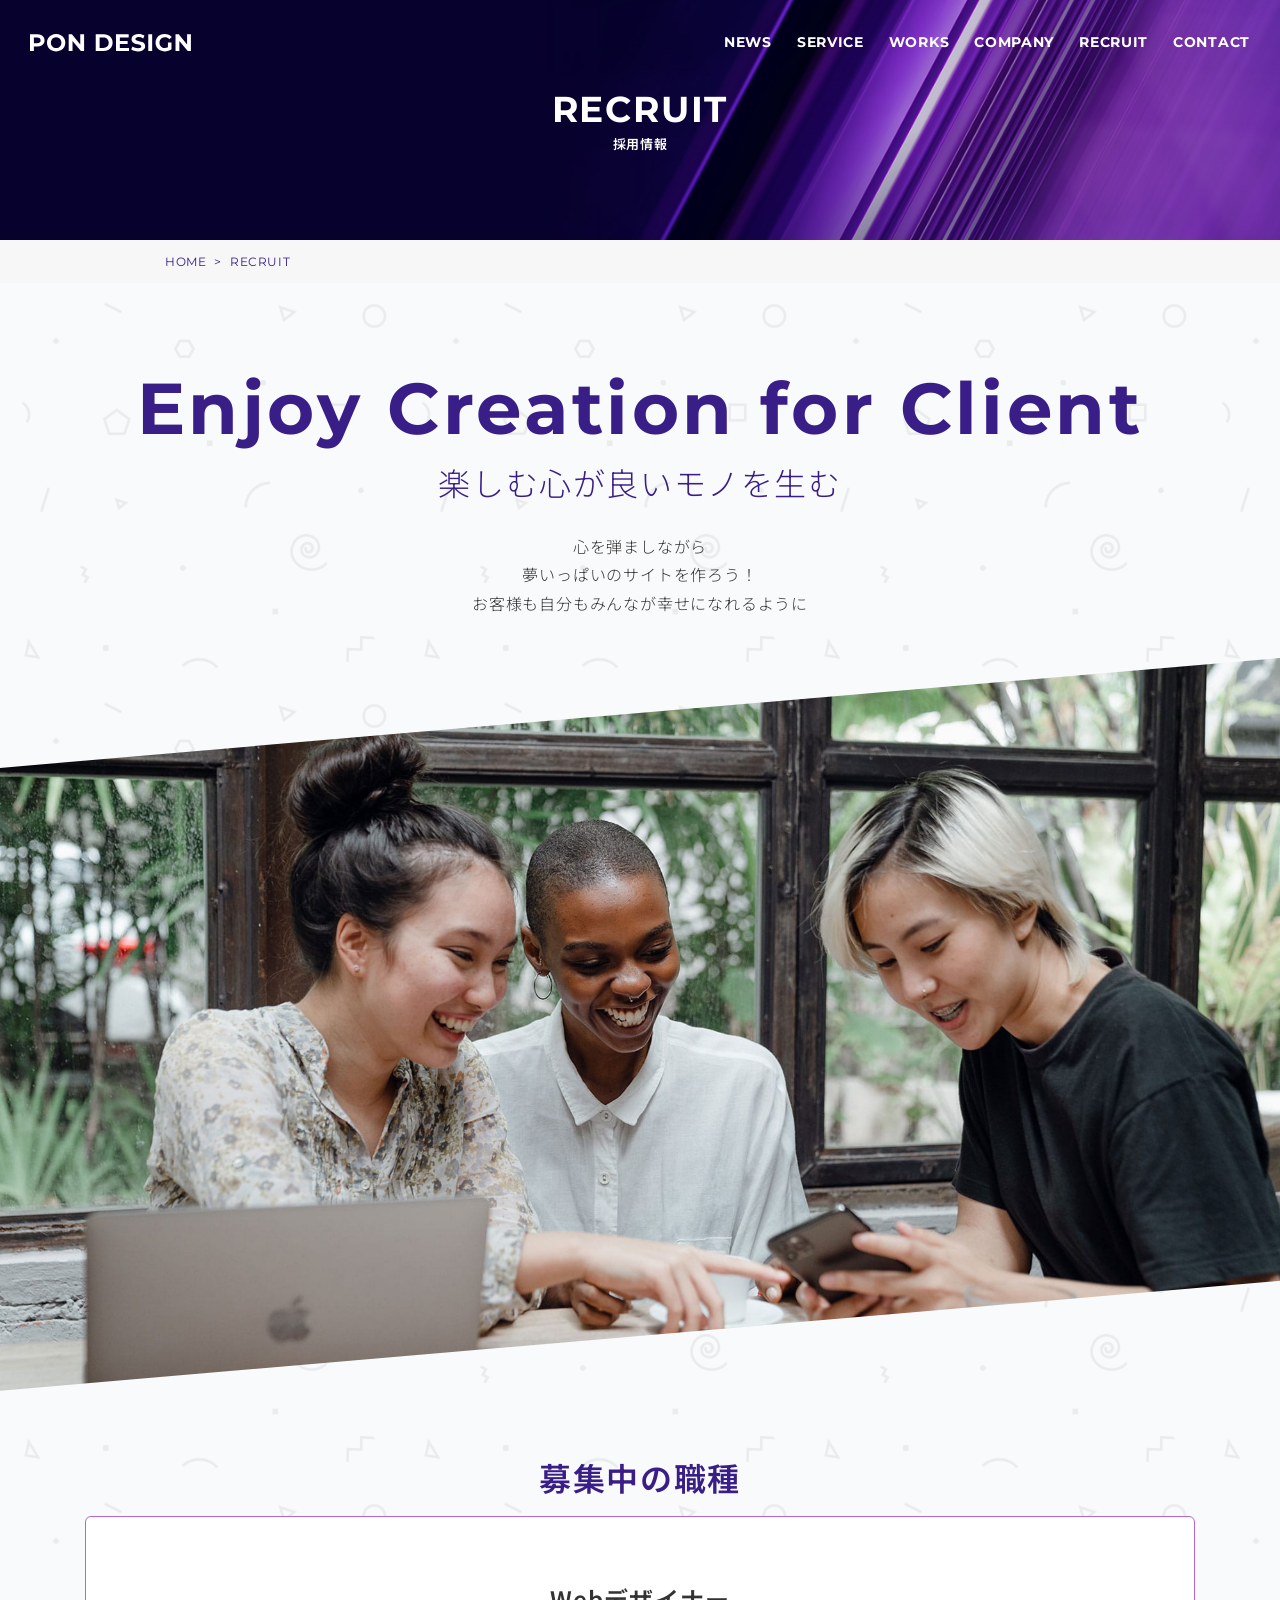
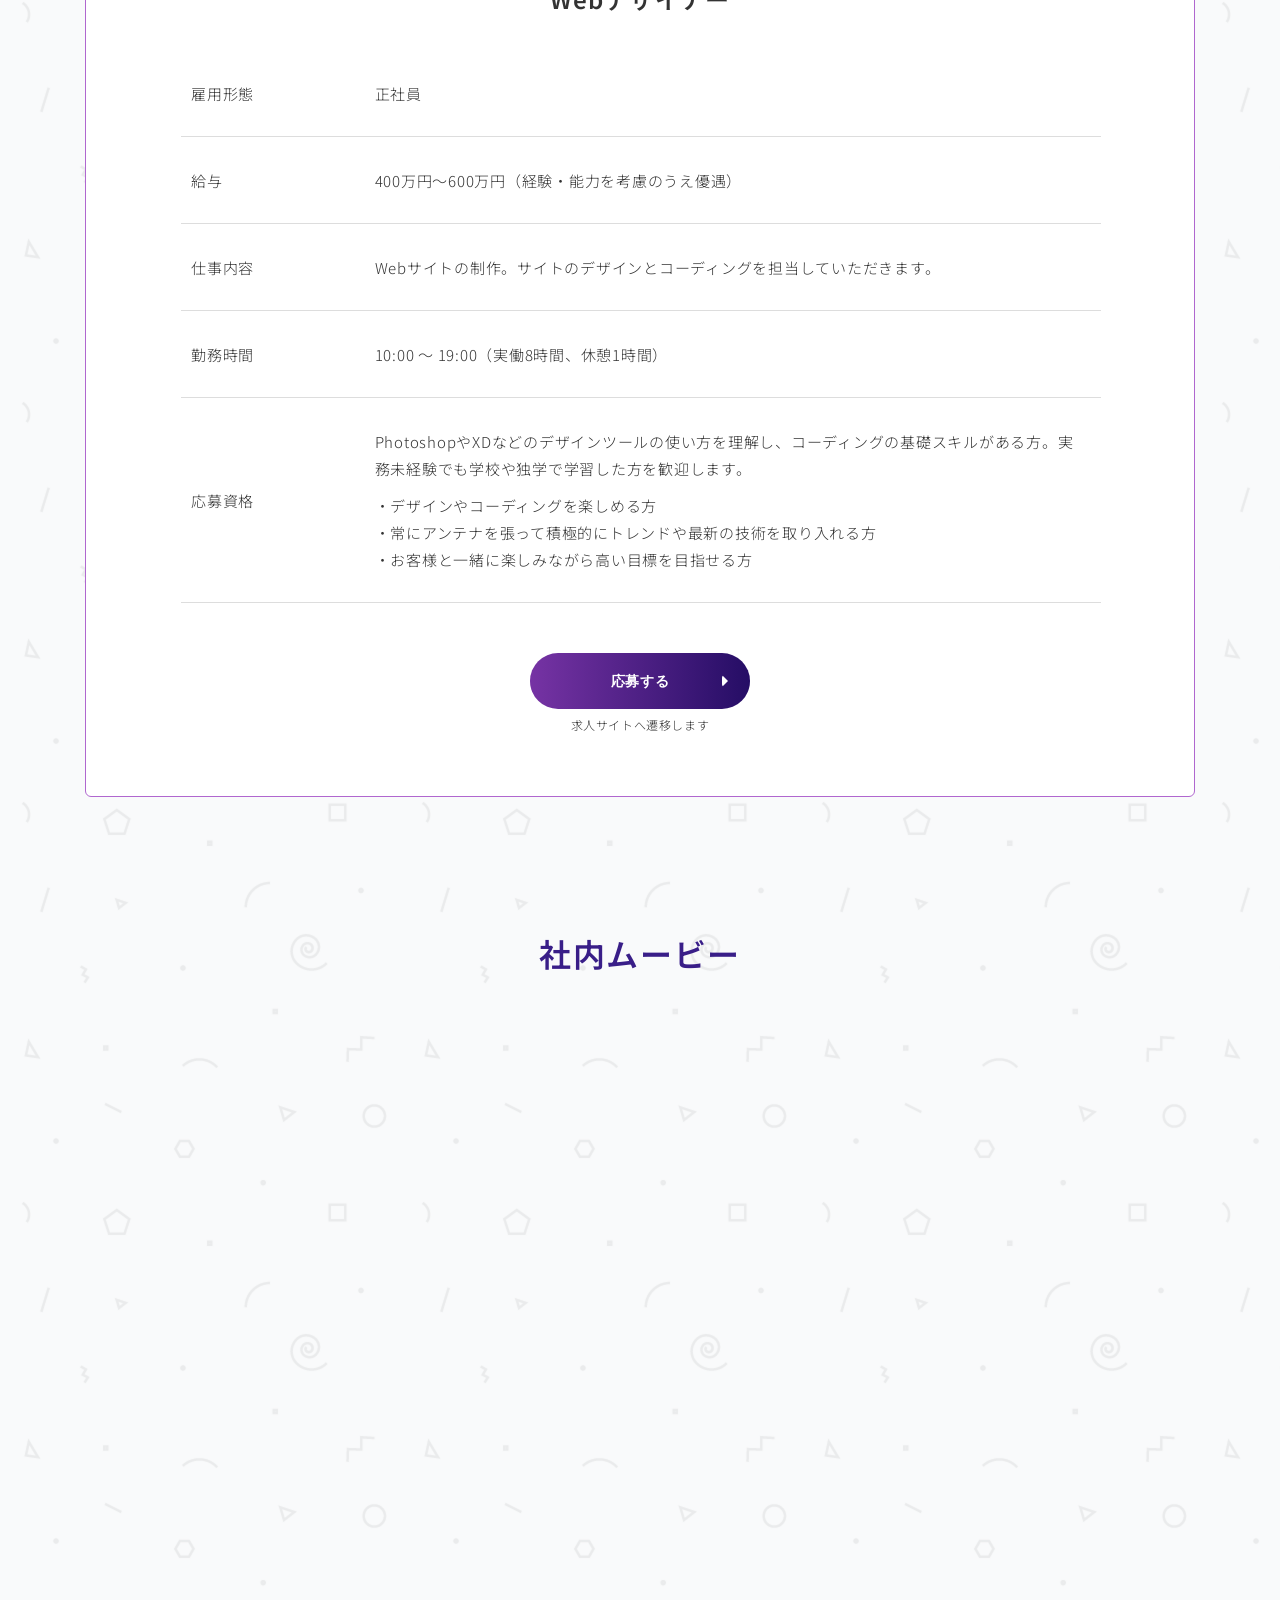
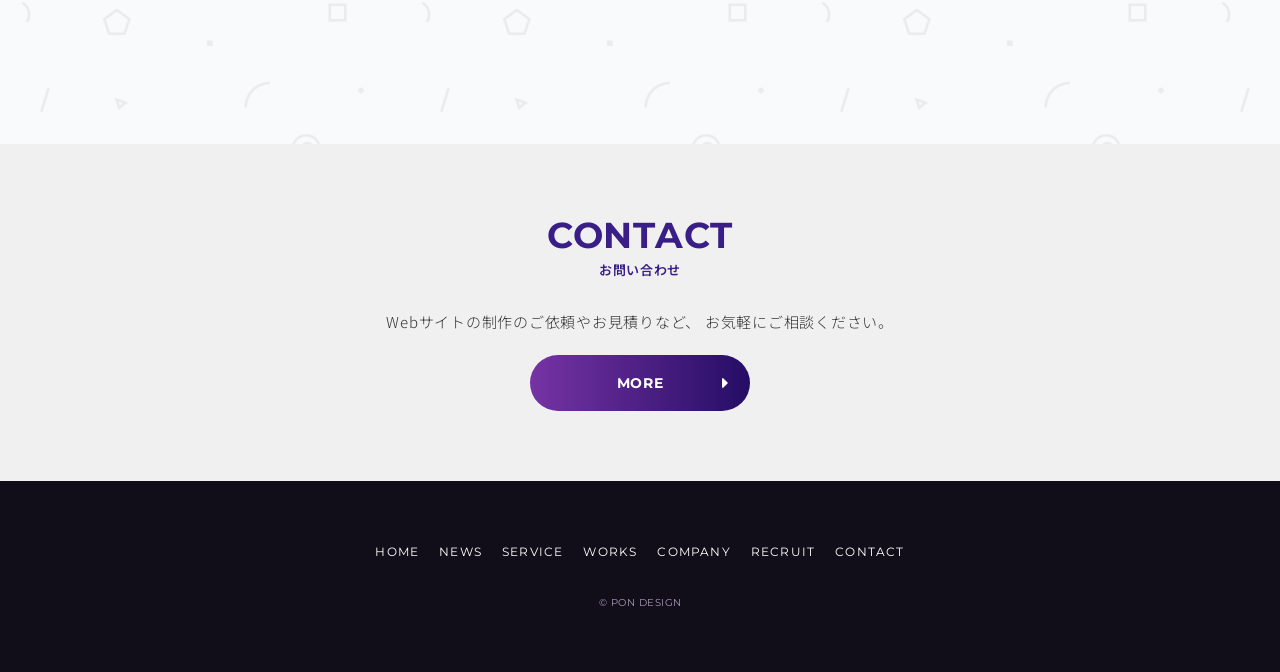
<file: recruit.html>
<!doctype html>
<html lang="ja">
  <head>
    <meta charset="UTF-8" />
    <meta name="viewport" content="width=device-width, initial-scale=1.0" />
    <link rel="shortcut icon" href="image/favicon.png">
    <title>PON DESIGN</title>
    <link rel="stylesheet" href="css/ress.css" />
    <link rel="stylesheet" href="css/root.css" />
    <link rel="stylesheet" href="css/style.css" />
    <link rel="stylesheet" href="css/header.css" />
    <link rel="stylesheet" href="css/footer.css" />
    <link rel="stylesheet" href="css/contactStyle.css" />
    <link rel="stylesheet" href="css/recruitStyle.css" />

    <!-- font -->
    <link rel="preconnect" href="https://fonts.googleapis.com" />
    <link rel="preconnect" href="https://fonts.gstatic.com" crossorigin />
    <link
      href="https://fonts.googleapis.com/css2?family=Montserrat:ital,wght@0,100..900;1,100..900&family=Noto+Sans+JP:wght@100..900&display=swap"
      rel="stylesheet"
    />
    <!-- font -->
  </head>
  <body>
    <header class="header" id="header">
      <div class="container">
        <a class="header-logo__link" href="index.html"
          ><img
            class="header-logo__image"
            src="image/logo.svg"
            alt="PON DESIGNのロゴ"
        /></a>
        <nav class="header-nav">
          <ul class="header-nav-list">
            <li class="header-nav-list__item">
              <a class="header-nav-list__link" href="news.html">NEWS</a>
            </li>
            <li class="header-nav-list__item">
              <a class="header-nav-list__link" href="service.html">SERVICE</a>
            </li>
            <li class="header-nav-list__item">
              <a class="header-nav-list__link" href="works.html">WORKS</a>
            </li>
            <li class="header-nav-list__item">
              <a class="header-nav-list__link" href="company.html">COMPANY</a>
            </li>
            <li class="header-nav-list__item">
              <a class="header-nav-list__link" href="recruit.html">RECRUIT</a>
            </li>
            <li class="header-nav-list__item">
              <a class="header-nav-list__link" href="contact.html">CONTACT</a>
            </li>
          </ul>
        </nav>
        <button class="hamburger-menu">
          <span class="hamburger-menu__bar"></span>
          <span class="hamburger-menu__bar"></span>
          <span class="hamburger-menu__bar"></span>
        </button>
      </div>
    </header>

    <div class="subpage-top news-top">
      <h1 class="subpage-top__title news-top__title">RECRUIT</h1>
      <h2 class="subpage-top__subtitle news-top__subtitle">採用情報</h2>
    </div>

    <div class="breadCrumbs">
      <div class="container">
        <a class="breadCrumbs__link" href="index.html">HOME</a>
        <span class="breadCrumbs__link">RECRUIT</span>
      </div>
    </div>

    <main class="recruit-page">
      <div class="recruit-visual">
        <span class="recruit-visual-main">Enjoy Creation for Client</span>
        <span class="recruit-visual-sub">楽しむ心が良いモノを生む</span>
        <p class="recruit-visual-p">
          心を弾ましながら
          <br />夢いっぱいのサイトを作ろう！ <br />
          お客様も自分もみんなが幸せになれるように
        </p>
        <img
          class="recruit-visual__image"
          src="image/recruit_hero.png"
          alt=""
        />
      </div>

      <section class="recruit-info">
        <div class="container">
          <h2 class="section-title recruit-info-title">募集中の職種</h2>
          <div class="recruit-info-wrapper">
            <h3 class="recruit-info__job-name">Webデザイナー</h3>
            <dl class="recruit-info-list">
              <dt class="recruit-info-list__item-title">雇用形態</dt>
              <dd class="recruit-info-list__item-description">正社員</dd>
              <dt class="recruit-info-list__item-title">給与</dt>
              <dd class="recruit-info-list__item-description">
                400万円〜600万円（経験・能力を考慮のうえ優遇）
              </dd>
              <dt class="recruit-info-list__item-title">仕事内容</dt>
              <dd class="recruit-info-list__item-description">
                Webサイトの制作。サイトのデザインとコーディングを担当していただきます。
              </dd>
              <dt class="recruit-info-list__item-title">勤務時間</dt>
              <dd class="recruit-info-list__item-description">
                10:00 〜 19:00（実働8時間、休憩1時間）
              </dd>
              <dt class="recruit-info-list__item-title">応募資格</dt>
              <dd class="recruit-info-list__item-description">
                PhotoshopやXDなどのデザインツールの使い方を理解し、コーディングの基礎スキルがある方。実務未経験でも学校や独学で学習した方を歓迎します。
                <ul class="job-requirements-list">
                  <li class="job-requirements-list__item">
                    ・デザインやコーディングを楽しめる方
                  </li>
                  <li class="job-requirements-list__item">
                    ・常にアンテナを張って積極的にトレンドや最新の技術を取り入れる方
                  </li>
                  <li class="job-requirements-list__item">
                    ・お客様と一緒に楽しみながら高い目標を目指せる方
                  </li>
                </ul>
              </dd>
            </dl>
            <div class="btn-recruit-wrapper">
              <a class="c-btn btn-purple btn-recruit" href="#">応募する</a>
              <span class="btn-recruit-message">求人サイトへ遷移します</span>
            </div>
          </div>
        </div>
      </section>

      <section class="recruit-movie">
        <div class="container">
          <h2 class="section-title recruit-movie-title">社内ムービー</h2>
          <iframe
            class="recruit-movie__movie"
            src="https://www.youtube.com/embed/"
            title="YouTube video player"
            frameborder="0"
            allow="
              accelerometer;
              autoplay;
              clipboard-write;
              encrypted-media;
              gyroscope;
              picture-in-picture;
              web-share;
            "
            referrerpolicy="strict-origin-when-cross-origin"
            allowfullscreen
          ></iframe>
        </div>
      </section>

      <section class="contact" id="contact">
        <div class="container">
          <div class="section-wrapper">
            <h2 class="section-title contact-title">CONTACT</h2>
            <span class="section-subtitle contact-subtitle">お問い合わせ</span>
            <p class="contact-text">
              Webサイトの制作のご依頼やお見積りなど、
              <br class="pc-none" />お気軽にご相談ください。
            </p>
            <a class="c-btn btn-purple btn-contact" href="contact.html">MORE</a>
          </div>
        </div>
      </section>
    </main>

    <footer class="footer" id="footer">
      <nav class="footer-nav">
        <ul class="footer-nav-list">
          <li class="footer-nav-list__item">
            <a class="footer-nav-list__link" href="index.html">HOME</a>
          </li>
          <li class="footer-nav-list__item">
            <a class="footer-nav-list__link" href="news.html">NEWS</a>
          </li>
          <li class="footer-nav-list__item">
            <a class="footer-nav-list__link" href="service.html">SERVICE</a>
          </li>
          <li class="footer-nav-list__item">
            <a class="footer-nav-list__link" href="works.html">WORKS</a>
          </li>
          <li class="footer-nav-list__item">
            <a class="footer-nav-list__link" href="company.html">COMPANY</a>
          </li>
          <li class="footer-nav-list__item">
            <a class="footer-nav-list__link" href="recruit.html">RECRUIT</a>
          </li>
          <li class="footer-nav-list__item">
            <a class="footer-nav-list__link" href="contact.html">CONTACT</a>
          </li>
        </ul>
      </nav>
      <span class="copyright">&copy; PON DESIGN</span>
      <button class="toTop"></button>
    </footer>

    <script src="js/main.js"></script>
  </body>
</html>
</file>
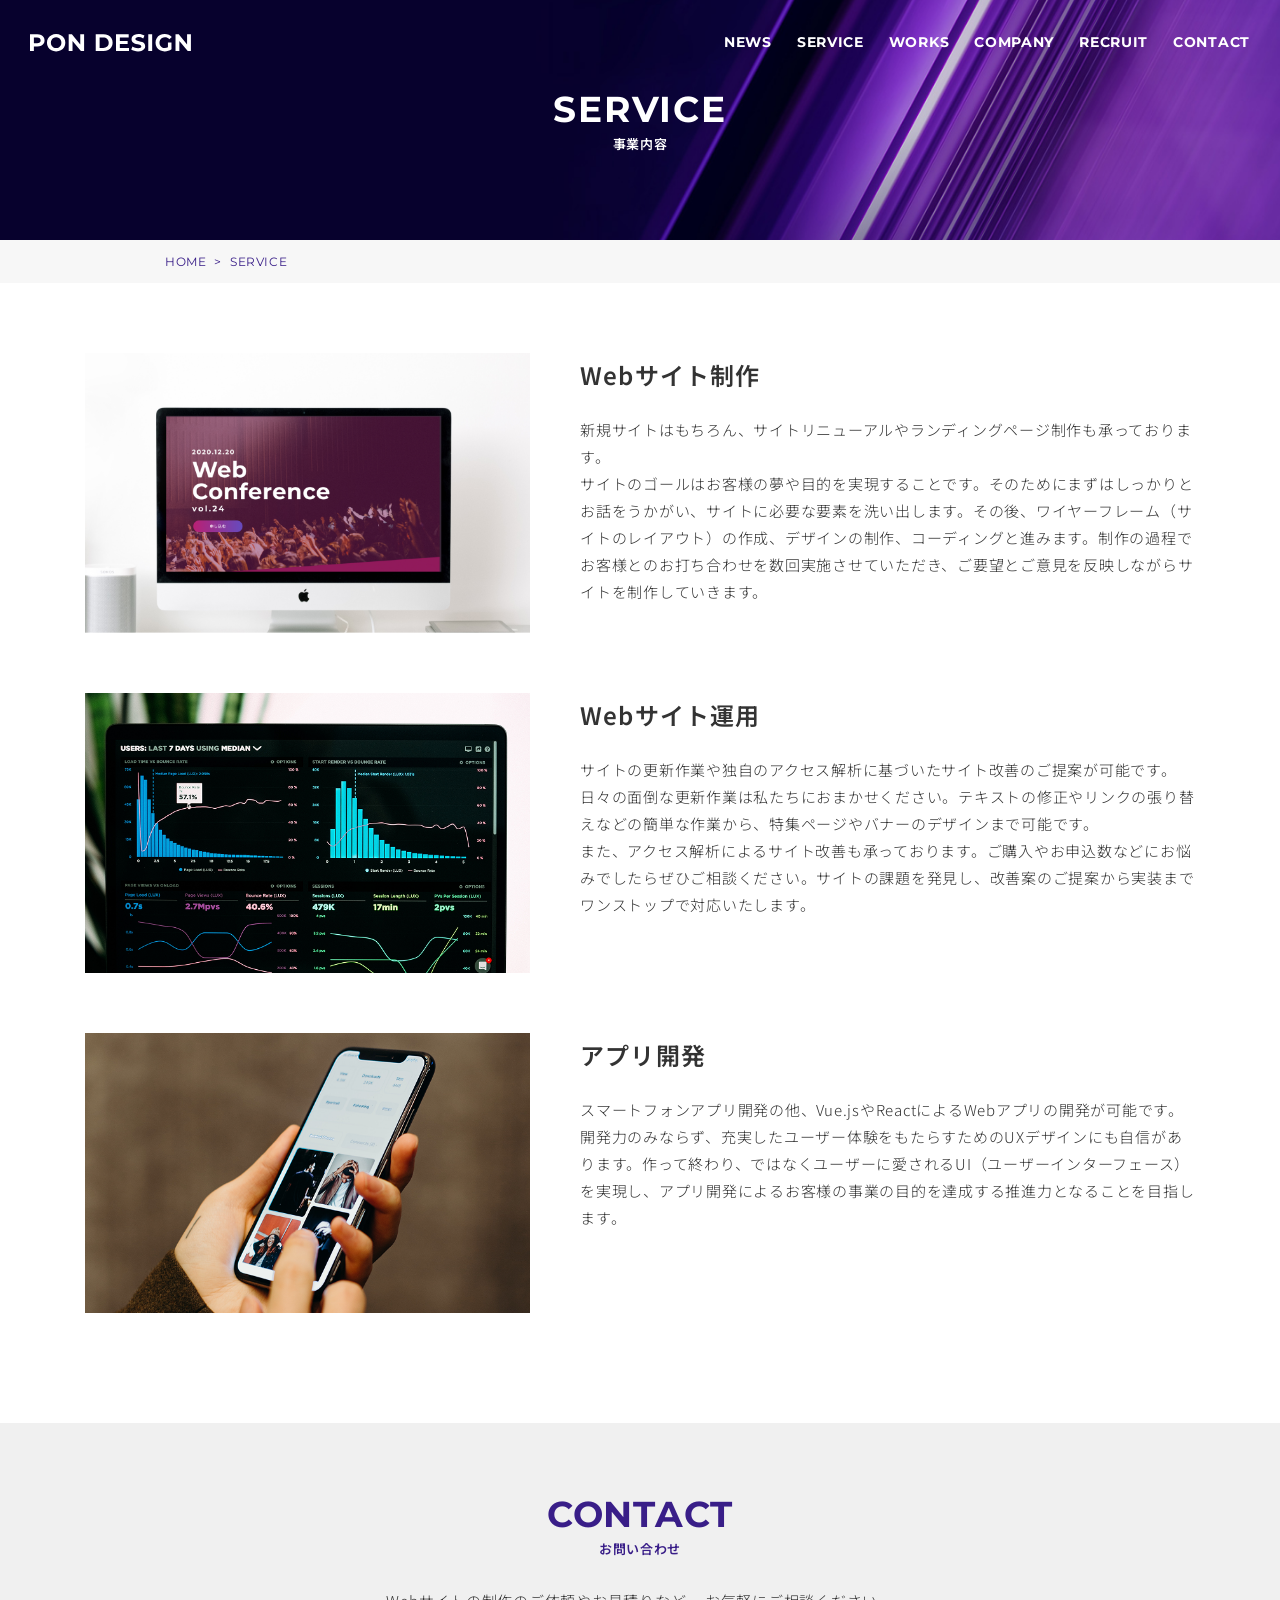
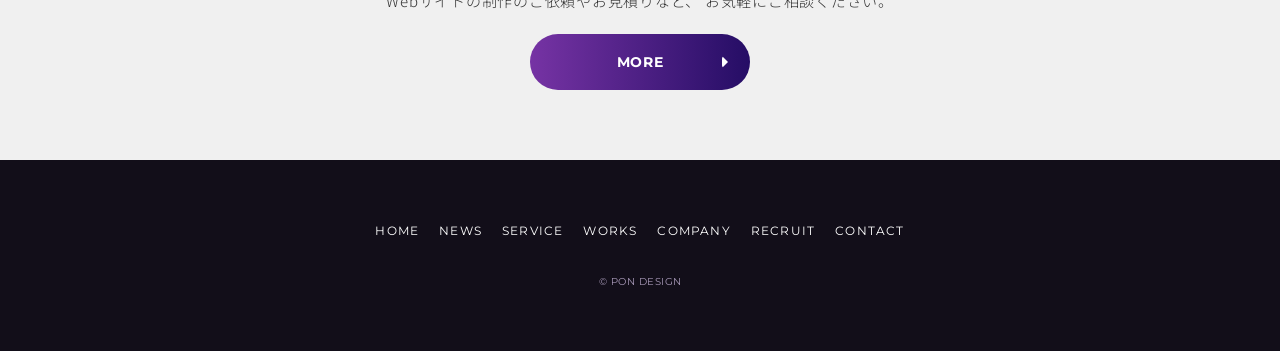
<file: service.html>
<!doctype html>
<html lang="ja">
  <head>
    <meta charset="UTF-8" />
    <meta name="viewport" content="width=device-width, initial-scale=1.0" />
    <link rel="shortcut icon" href="image/favicon.png">
    <title>PON DESIGN</title>
    <link rel="stylesheet" href="css/ress.css" />
    <link rel="stylesheet" href="css/root.css" />
    <link rel="stylesheet" href="css/style.css" />
    <link rel="stylesheet" href="css/header.css" />
    <link rel="stylesheet" href="css/footer.css" />
    <link rel="stylesheet" href="css/contactStyle.css" />
    <link rel="stylesheet" href="css/serviceStyle.css" />

    <!-- font -->
    <link rel="preconnect" href="https://fonts.googleapis.com" />
    <link rel="preconnect" href="https://fonts.gstatic.com" crossorigin />
    <link
      href="https://fonts.googleapis.com/css2?family=Montserrat:ital,wght@0,100..900;1,100..900&family=Noto+Sans+JP:wght@100..900&display=swap"
      rel="stylesheet"
    />
    <!-- font -->
  </head>
  <body>
    <header class="header" id="header">
      <div class="container">
        <a class="header-logo__link" href="index.html"
          ><img class="header-logo__image" src="image/logo.svg" alt=""
        /></a>
        <nav class="header-nav">
          <ul class="header-nav-list">
            <li class="header-nav-list__item">
              <a class="header-nav-list__link" href="news.html">NEWS</a>
            </li>
            <li class="header-nav-list__item">
              <a class="header-nav-list__link" href="service.html">SERVICE</a>
            </li>
            <li class="header-nav-list__item">
              <a class="header-nav-list__link" href="works.html">WORKS</a>
            </li>
            <li class="header-nav-list__item">
              <a class="header-nav-list__link" href="company.html">COMPANY</a>
            </li>
            <li class="header-nav-list__item">
              <a class="header-nav-list__link" href="recruit.html">RECRUIT</a>
            </li>
            <li class="header-nav-list__item">
              <a class="header-nav-list__link" href="contact.html">CONTACT</a>
            </li>
          </ul>
        </nav>
        <button class="hamburger-menu">
          <span class="hamburger-menu__bar"></span>
          <span class="hamburger-menu__bar"></span>
          <span class="hamburger-menu__bar"></span>
        </button>
      </div>
    </header>

    <div class="subpage-top news-top">
      <h1 class="subpage-top__title news-top__title">SERVICE</h1>
      <h2 class="subpage-top__subtitle news-top__subtitle">事業内容</h2>
    </div>

    <div class="breadCrumbs">
      <div class="container">
        <a class="breadCrumbs__link" href="index.html">HOME</a>
        <span class="breadCrumbs__link">SERVICE</span>
      </div>
    </div>

    <main class="service-page">
      <section class="service-page-wrapper">
        <div class="container">
          <ul class="service-page-list">
            <li class="service-page-list__item">
              <img
                class="service-page-list__item-image"
                src="image/service-1.png"
                alt=""
              />
              <div class="service-page-list__item-text-wrapper">
                <h3 class="heading-3">Webサイト制作</h3>
                <p class="service-page-list__item-description">
                  新規サイトはもちろん、サイトリニューアルやランディングページ制作も承っております。
                  <br />
                  サイトのゴールはお客様の夢や目的を実現することです。そのためにまずはしっかりとお話をうかがい、サイトに必要な要素を洗い出します。その後、ワイヤーフレーム（サイトのレイアウト）の作成、デザインの制作、コーディングと進みます。制作の過程でお客様とのお打ち合わせを数回実施させていただき、ご要望とご意見を反映しながらサイトを制作していきます。
                </p>
              </div>
            </li>
            <li class="service-page-list__item">
              <img
                class="service-page-list__item-image"
                src="image/service-2.png"
                alt=""
              />
              <div class="service-page-list__item-text-wrapper">
                <h3 class="heading-3">Webサイト運用</h3>
                <p class="service-page-list__item-description">
                  サイトの更新作業や独自のアクセス解析に基づいたサイト改善のご提案が可能です。
                  <br />
                  日々の面倒な更新作業は私たちにおまかせください。テキストの修正やリンクの張り替えなどの簡単な作業から、特集ページやバナーのデザインまで可能です。
                  <br />
                  また、アクセス解析によるサイト改善も承っております。ご購入やお申込数などにお悩みでしたらぜひご相談ください。サイトの課題を発見し、改善案のご提案から実装までワンストップで対応いたします。
                </p>
              </div>
            </li>
            <li class="service-page-list__item">
              <img
                class="service-page-list__item-image"
                src="image/service-3.png"
                alt=""
              />
              <div class="service-page-list__item-text-wrapper">
                <h3 class="heading-3">アプリ開発</h3>
                <p class="service-page-list__item-description">
                  スマートフォンアプリ開発の他、Vue.jsやReactによるWebアプリの開発が可能です。開発力のみならず、充実したユーザー体験をもたらすためのUXデザインにも自信があります。作って終わり、ではなくユーザーに愛されるUI（ユーザーインターフェース）を実現し、アプリ開発によるお客様の事業の目的を達成する推進力となることを目指します。
                </p>
              </div>
            </li>
          </ul>
        </div>
      </section>

      <section class="contact" id="contact">
        <div class="container">
          <div class="section-wrapper">
            <h2 class="section-title contact-title">CONTACT</h2>
            <span class="section-subtitle contact-subtitle">お問い合わせ</span>
            <p class="contact-text">
              Webサイトの制作のご依頼やお見積りなど、
              <br class="pc-none" />お気軽にご相談ください。
            </p>
            <a class="c-btn btn-purple btn-contact" href="contact.html">MORE</a>
          </div>
        </div>
      </section>
    </main>

    <footer class="footer" id="footer">
      <nav class="footer-nav">
        <ul class="footer-nav-list">
          <li class="footer-nav-list__item">
            <a class="footer-nav-list__link" href="index.html">HOME</a>
          </li>
          <li class="footer-nav-list__item">
            <a class="footer-nav-list__link" href="news.html">NEWS</a>
          </li>
          <li class="footer-nav-list__item">
            <a class="footer-nav-list__link" href="service.html">SERVICE</a>
          </li>
          <li class="footer-nav-list__item">
            <a class="footer-nav-list__link" href="works.html">WORKS</a>
          </li>
          <li class="footer-nav-list__item">
            <a class="footer-nav-list__link" href="company.html">COMPANY</a>
          </li>
          <li class="footer-nav-list__item">
            <a class="footer-nav-list__link" href="recruit.html">RECRUIT</a>
          </li>
          <li class="footer-nav-list__item">
            <a class="footer-nav-list__link" href="contact.html">CONTACT</a>
          </li>
        </ul>
      </nav>
      <span class="copyright">&copy; PON DESIGN</span>
      <button class="toTop"></button>
    </footer>

    <script src="js/main.js"></script>
  </body>
</html>
</file>
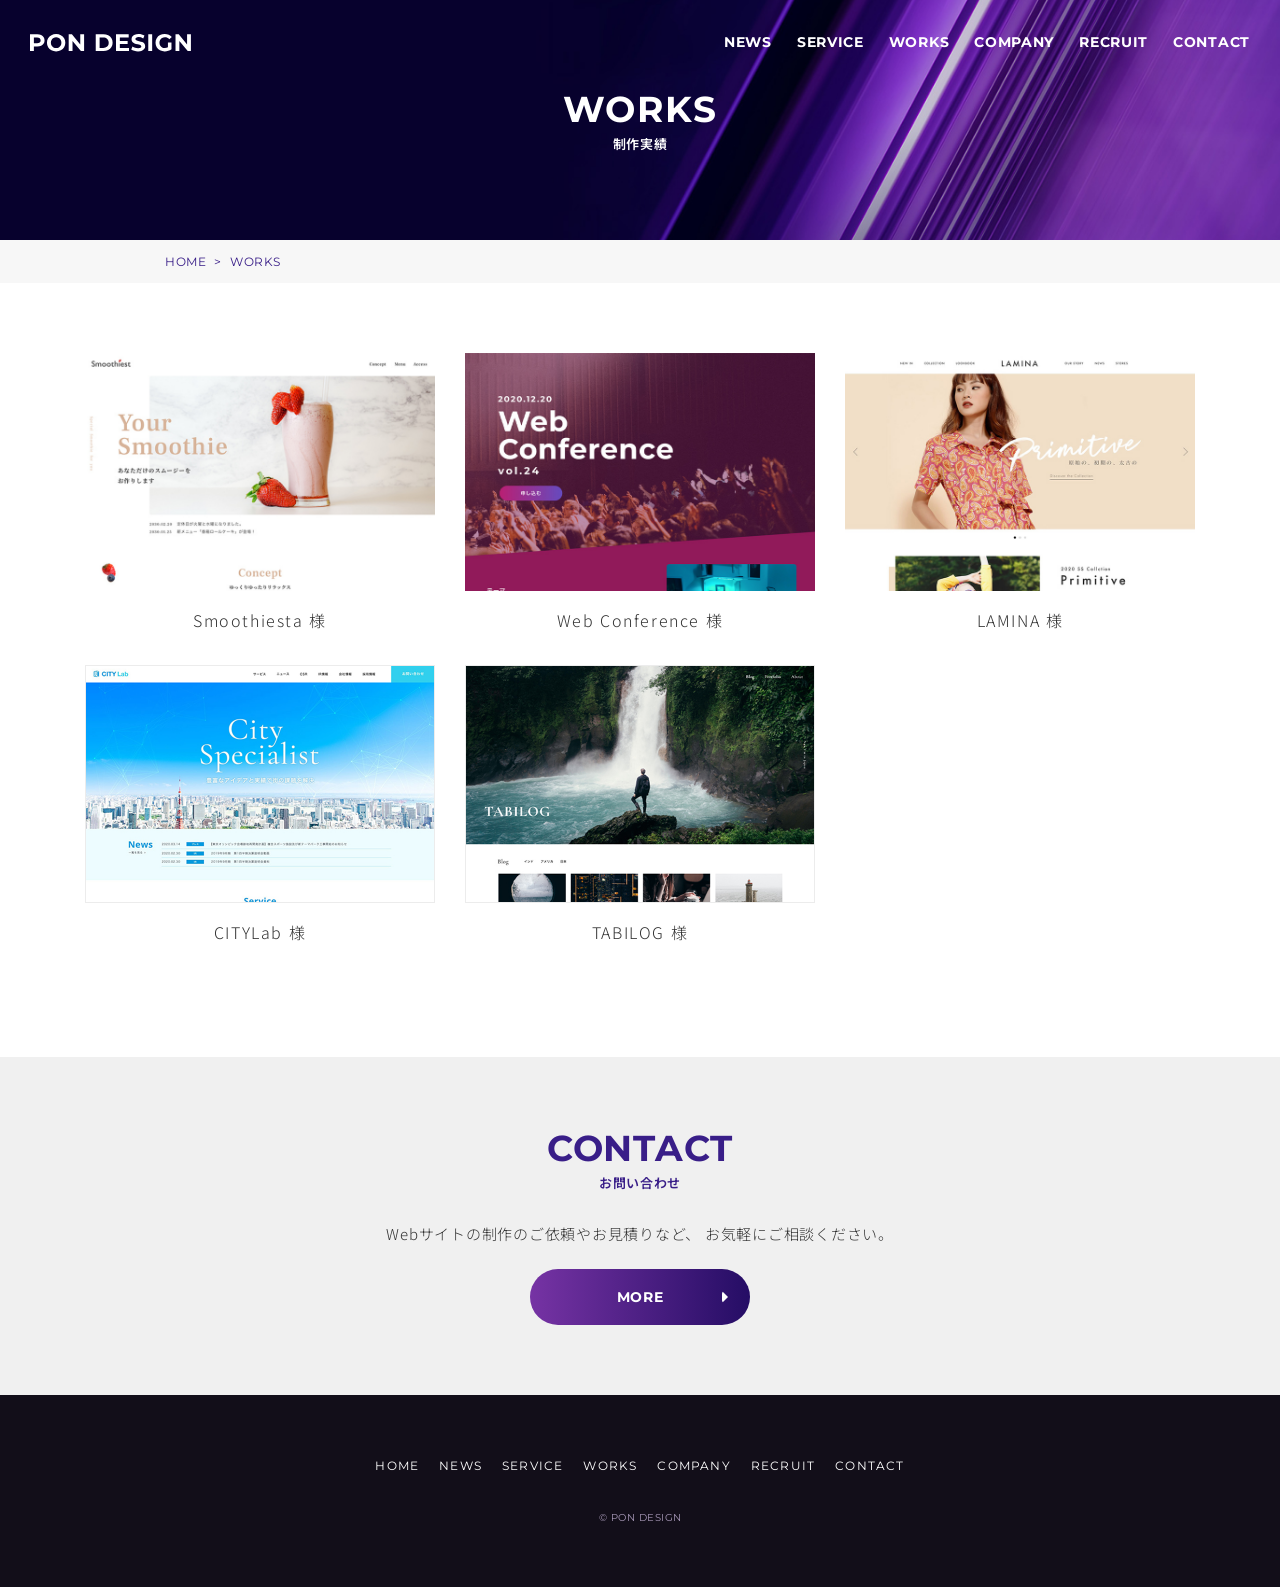
<file: works.html>
<!doctype html>
<html lang="ja">
  <head>
    <meta charset="UTF-8" />
    <meta name="viewport" content="width=device-width, initial-scale=1.0" />
    <link rel="shortcut icon" href="image/favicon.png">
    <title>PON DESIGN</title>
    <link rel="stylesheet" href="css/ress.css" />
    <link rel="stylesheet" href="css/root.css" />
    <link rel="stylesheet" href="css/style.css" />
    <link rel="stylesheet" href="css/header.css" />
    <link rel="stylesheet" href="css/footer.css" />
    <link rel="stylesheet" href="css/contactStyle.css" />
    <link rel="stylesheet" href="css/worksStyle.css" />

    <!-- font -->
    <link rel="preconnect" href="https://fonts.googleapis.com" />
    <link rel="preconnect" href="https://fonts.gstatic.com" crossorigin />
    <link
      href="https://fonts.googleapis.com/css2?family=Montserrat:ital,wght@0,100..900;1,100..900&family=Noto+Sans+JP:wght@100..900&display=swap"
      rel="stylesheet"
    />
    <!-- font -->
  </head>
  <body>
    <header class="header" id="header">
      <div class="container">
        <a class="header-logo__link" href="index.html"
          ><img class="header-logo__image" src="image/logo.svg" alt=""
        /></a>
        <nav class="header-nav">
          <ul class="header-nav-list">
            <li class="header-nav-list__item">
              <a class="header-nav-list__link" href="news.html">NEWS</a>
            </li>
            <li class="header-nav-list__item">
              <a class="header-nav-list__link" href="service.html">SERVICE</a>
            </li>
            <li class="header-nav-list__item">
              <a class="header-nav-list__link" href="works.html">WORKS</a>
            </li>
            <li class="header-nav-list__item">
              <a class="header-nav-list__link" href="company.html">COMPANY</a>
            </li>
            <li class="header-nav-list__item">
              <a class="header-nav-list__link" href="recruit.html">RECRUIT</a>
            </li>
            <li class="header-nav-list__item">
              <a class="header-nav-list__link" href="contact.html">CONTACT</a>
            </li>
          </ul>
        </nav>
        <button class="hamburger-menu">
          <span class="hamburger-menu__bar"></span>
          <span class="hamburger-menu__bar"></span>
          <span class="hamburger-menu__bar"></span>
        </button>
      </div>
    </header>

    <div class="subpage-top news-top">
      <h1 class="subpage-top__title news-top__title">WORKS</h1>
      <h2 class="subpage-top__subtitle news-top__subtitle">制作実績</h2>
    </div>

    <div class="breadCrumbs">
      <div class="container">
        <a class="breadCrumbs__link" href="index.html">HOME</a>
        <span class="breadCrumbs__link">WORKS</span>
      </div>
    </div>

    <main class="works-page">
      <section class="works-wrapper">
        <div class="container">
          <ul class="works-list">
            <li class="works-list__item">
              <a href="works.html">
                <img
                  class="works-list__item-image"
                  src="image/slide-1.png"
                  alt=""
                />
                <span class="works-list__item-name">Smoothiesta 様</span></a
              >
            </li>
            <li class="works-list__item">
              <a href="works.html">
                <img
                  class="works-list__item-image"
                  src="image/slide-3.png"
                  alt=""
                />
                <span class="works-list__item-name">Web Conference 様</span></a
              >
            </li>
            <li class="works-list__item">
              <a href="works.html">
                <img
                  class="works-list__item-image"
                  src="image/slide-2.png"
                  alt=""
                />
                <span class="works-list__item-name">LAMINA 様</span></a
              >
            </li>
            <li class="works-list__item">
              <a href="works.html">
                <img
                  class="works-list__item-image"
                  src="image/works-4.png"
                  alt=""
                />
                <span class="works-list__item-name">CITYLab 様</span></a
              >
            </li>
            <li class="works-list__item">
              <a href="works.html">
                <img
                  class="works-list__item-image"
                  src="image/works-5.png"
                  alt=""
                />
                <span class="works-list__item-name">TABILOG 様</span></a
              >
            </li>
          </ul>
        </div>
      </section>

      <section class="contact" id="contact">
        <div class="container">
          <div class="section-wrapper">
            <h2 class="section-title contact-title">CONTACT</h2>
            <span class="section-subtitle contact-subtitle">お問い合わせ</span>
            <p class="contact-text">
              Webサイトの制作のご依頼やお見積りなど、
              <br class="pc-none" />お気軽にご相談ください。
            </p>
            <a class="c-btn btn-purple btn-contact" href="contact.html">MORE</a>
          </div>
        </div>
      </section>
    </main>

    <footer class="footer" id="footer">
      <nav class="footer-nav">
        <ul class="footer-nav-list">
          <li class="footer-nav-list__item">
            <a class="footer-nav-list__link" href="index.html">HOME</a>
          </li>
          <li class="footer-nav-list__item">
            <a class="footer-nav-list__link" href="news.html">NEWS</a>
          </li>
          <li class="footer-nav-list__item">
            <a class="footer-nav-list__link" href="service.html">SERVICE</a>
          </li>
          <li class="footer-nav-list__item">
            <a class="footer-nav-list__link" href="works.html">WORKS</a>
          </li>
          <li class="footer-nav-list__item">
            <a class="footer-nav-list__link" href="company.html">COMPANY</a>
          </li>
          <li class="footer-nav-list__item">
            <a class="footer-nav-list__link" href="recruit.html">RECRUIT</a>
          </li>
          <li class="footer-nav-list__item">
            <a class="footer-nav-list__link" href="contact.html">CONTACT</a>
          </li>
        </ul>
      </nav>
      <span class="copyright">&copy; PON DESIGN</span>
      <button class="toTop"></button>
    </footer>

    <script src="js/main.js"></script>
  </body>
</html>
</file>
<file: css/ress.css>
/* resset.dev • v5.0.2 */

/* # =================================================================
   # Global selectors
   # ================================================================= */

html {
  box-sizing: border-box;
  -webkit-text-size-adjust: 100%; /* Prevent adjustments of font size after orientation changes in iOS */
  word-break: normal;
  -moz-tab-size: 4;
  tab-size: 4;
}

*,
::before,
::after {
  background-repeat: no-repeat; /* Set `background-repeat: no-repeat` to all elements and pseudo elements */
  box-sizing: inherit;
}

::before,
::after {
  text-decoration: inherit; /* Inherit text-decoration and vertical align to ::before and ::after pseudo elements */
  vertical-align: inherit;
}

* {
  padding: 0; /* Reset `padding` and `margin` of all elements */
  margin: 0;
}

/* # =================================================================
   # General elements
   # ================================================================= */

hr {
  overflow: visible; /* Show the overflow in Edge and IE */
  height: 0; /* Add the correct box sizing in Firefox */
  color: inherit; /* Correct border color in Firefox. */
}

details,
main {
  display: block; /* Render the `main` element consistently in IE. */
}

summary {
  display: list-item; /* Add the correct display in all browsers */
}

small {
  font-size: 80%; /* Set font-size to 80% in `small` elements */
}

[hidden] {
  display: none; /* Add the correct display in IE */
}

abbr[title] {
  border-bottom: none; /* Remove the bottom border in Chrome 57 */
  /* Add the correct text decoration in Chrome, Edge, IE, Opera, and Safari */
  text-decoration: underline;
  text-decoration: underline dotted;
}

a {
  background-color: transparent; /* Remove the gray background on active links in IE 10 */
}

a:active,
a:hover {
  outline-width: 0; /* Remove the outline when hovering in all browsers */
}

code,
kbd,
pre,
samp {
  font-family: monospace, monospace; /* Specify the font family of code elements */
}

pre {
  font-size: 1em; /* Correct the odd `em` font sizing in all browsers */
}

b,
strong {
  font-weight: bolder; /* Add the correct font weight in Chrome, Edge, and Safari */
}

/* https://gist.github.com/unruthless/413930 */
sub,
sup {
  font-size: 75%;
  line-height: 0;
  position: relative;
  vertical-align: baseline;
}

sub {
  bottom: -0.25em;
}

sup {
  top: -0.5em;
}

table {
  border-color: inherit; /* Correct border color in all Chrome, Edge, and Safari. */
  text-indent: 0; /* Remove text indentation in Chrome, Edge, and Safari */
}

iframe {
  border-style: none;
}

/* # =================================================================
   # Forms
   # ================================================================= */

input {
  border-radius: 0;
}

[type="number"]::-webkit-inner-spin-button,
[type="number"]::-webkit-outer-spin-button {
  height: auto; /* Correct the cursor style of increment and decrement buttons in Chrome */
}

[type="search"] {
  appearance: textfield;
  -webkit-appearance: textfield; /* Correct the odd appearance in Chrome and Safari */
  outline-offset: -2px; /* Correct the outline style in Safari */
}

[type="search"]::-webkit-search-decoration {
  -webkit-appearance: none; /* Remove the inner padding in Chrome and Safari on macOS */
}

textarea {
  overflow: auto; /* Internet Explorer 11+ */
  resize: vertical; /* Specify textarea resizability */
}

button,
input,
optgroup,
select,
textarea {
  font: inherit; /* Specify font inheritance of form elements */
}

optgroup {
  font-weight: bold; /* Restore the font weight unset by the previous rule */
}

button {
  overflow: visible; /* Address `overflow` set to `hidden` in IE 8/9/10/11 */
}

button,
select {
  text-transform: none; /* Firefox 40+, Internet Explorer 11- */
}

/* Apply cursor pointer to button elements */
button,
[type="button"],
[type="reset"],
[type="submit"],
[role="button"] {
  cursor: pointer;
}

/* Remove inner padding and border in Firefox 4+ */
button::-moz-focus-inner,
[type="button"]::-moz-focus-inner,
[type="reset"]::-moz-focus-inner,
[type="submit"]::-moz-focus-inner {
  border-style: none;
  padding: 0;
}

/* Replace focus style removed in the border reset above */
button:-moz-focusring,
[type="button"]::-moz-focus-inner,
[type="reset"]::-moz-focus-inner,
[type="submit"]::-moz-focus-inner {
  outline: 1px dotted ButtonText;
}

button,
html [type='button'], /* Prevent a WebKit bug where (2) destroys native `audio` and `video`controls in Android 4 */
[type='reset'],
[type='submit'] {
  appearance: button;
  -webkit-appearance: button; /* Correct the inability to style clickable types in iOS */
}

/* Remove the default button styling in all browsers */
button,
input,
select,
textarea {
  background-color: transparent;
  border-style: none;
}

a:focus,
button:focus,
input:focus,
select:focus,
textarea:focus {
  outline-width: 0;
}

/* Style select like a standard input */
select {
  appearance: none;
  -moz-appearance: none; /* Firefox 36+ */
  appearance: none;
  -webkit-appearance: none; /* Chrome 41+ */
}

select::-ms-expand {
  display: none; /* Internet Explorer 11+ */
}

select::-ms-value {
  color: currentColor; /* Internet Explorer 11+ */
}

legend {
  border: 0; /* Correct `color` not being inherited in IE 8/9/10/11 */
  color: inherit; /* Correct the color inheritance from `fieldset` elements in IE */
  display: table; /* Correct the text wrapping in Edge and IE */
  max-width: 100%; /* Correct the text wrapping in Edge and IE */
  white-space: normal; /* Correct the text wrapping in Edge and IE */
  max-width: 100%; /* Correct the text wrapping in Edge 18- and IE */
}

::-webkit-file-upload-button {
  /* Correct the inability to style clickable types in iOS and Safari */
  -webkit-appearance: button;
  color: inherit;
  font: inherit; /* Change font properties to `inherit` in Chrome and Safari */
}

/* Replace pointer cursor in disabled elements */
[disabled] {
  cursor: default;
}

/* # =================================================================
   # Specify media element style
   # ================================================================= */

img {
  border-style: none; /* Remove border when inside `a` element in IE 8/9/10 */
}

/* Add the correct vertical alignment in Chrome, Firefox, and Opera */
progress {
  vertical-align: baseline;
}

/* # =================================================================
   # Accessibility
   # ================================================================= */

/* Specify the progress cursor of updating elements */
[aria-busy="true"] {
  cursor: progress;
}

/* Specify the pointer cursor of trigger elements */
[aria-controls] {
  cursor: pointer;
}

/* Specify the unstyled cursor of disabled, not-editable, or otherwise inoperable elements */
[aria-disabled="true"] {
  cursor: default;
}

/*追記2025/08*/
a {
  text-decoration: none;
}
ul {
  list-style: none;
}
img {
  vertical-align: bottom;
}
</file>
<file: css/root.css>
:root {
  --theme-color: #391e88;

  --text-white: #fff;
  --text-black: #000;
  --text-black-light: #333;

  --btn-white: #fff;
  --slide-dot-gray: #c0c0c0;
  --page-indicator-current: #f1ebf8;

  --bg-white: #fff;
  --bg-gray: #f0f0f0;
  --bg-gray-2: #f7f7f7;
  --bg-header: #21054d;
  --bg-footer: #120e19;

  --border-yellow: #f5f534;
  --border-pink: #b067cf;

  --copyright: #a798b7;
}
</file>
<file: css/style.css>
/* 全体に適用 */
::selection {
  background-color: var(--theme-color); /* 選択時の背景色 */
  color: var(--text-white);
}

/* Firefox用 */
::-moz-selection {
  background-color: var(--theme-color); /* 選択時の背景色 */
  color: var(--text-white);
}

html {
  font-family:
    "Hiragino Kaku Gothic ProN", "Noto Sans JP", "Helvetica Neue", Arial,
    "Hiragino Sans", Meiryo, sans-serif;
  font-size: 62.5%;
  color: var(--text-white);
}
body.no-scroll {
  overflow: hidden;
  width: 100%;
}
.container {
  max-width: 1500px;
  width: 100%;
  padding: 70px 30px;
  margin: auto;
}
.pc-none {
  display: none;
}
.section-title {
  color: var(--theme-color);
  font-family: Montserrat;
  font-weight: bold;
  font-size: 3.6rem;
  line-height: 4.32rem;
  letter-spacing: 0.02em;
  margin-bottom: 5px;
}
.section-subtitle {
  color: var(--theme-color);
  font-weight: 600;
  font-size: 1.3rem;
  line-height: 1.56rem;
  letter-spacing: 0.05em;
}
@media screen and (max-width: 1023px) {
  .section-title-wrapper {
    text-align: center;
    padding-top: 4px;
  }
}
@media screen and (max-width: 767px) {
  .container {
    padding: 70px 15px 0;
  }
  .pc-none {
    display: block;
  }

  .section-title {
    font-size: 3rem;
    line-height: 3.6rem;
  }
}

/*component*/
.c-btn {
  display: block;
  font-family: Montserrat;
  font-weight: bold;
  font-size: 1.4rem;
  line-height: 56px;
  letter-spacing: 0.07rem;
  width: 220px;
  height: 56px;
  border-radius: 50px;
  margin: auto;
  text-align: center;
  position: relative;
  transition: all 0.3s;
}
.c-btn::after {
  content: "";
  display: block;
  width: 0px;
  height: 0px;
  border-top: 6px solid transparent;
  border-right: 6px solid transparent;
  border-bottom: 6px solid transparent;
  border-left: 6px solid white;
  border-radius: 3px;
  position: absolute;
  top: 22px;
  right: 16px;
  transition: all 0.3s;
}
.c-btn:hover::after {
  transform: translateX(6px);
}
.btn-purple {
  position: relative;
  background: linear-gradient(90deg, #7633a4, #250d65);
  color: var(--text-white);
  z-index: 0;
}
.btn-purple::before {
  content: "";
  position: absolute;
  border-radius: 50px;
  background: linear-gradient(90deg, #250d65, #7633a4);
  inset: 0;
  z-index: -1;
  opacity: 0;
  transition: opacity 0.3s;
}
.btn-purple:hover::before {
  opacity: 1;
}
@media screen and (max-width: 1023px) {
}
@media screen and (max-width: 767px) {
}

/*========================================================
mainvisual
=========================================================*/
.mainvisual {
  background-image: url("../image/hero.png");
  width: 100%;
  height: 100vh;
  background-size: cover;
  display: flex;
  align-items: center;
  justify-content: center;
  text-align: center;
  position: relative;
  overflow: hidden;
}
.mainvisual .container {
  padding: 0;
}
.mainvisual-maintext {
  font-family: Montserrat;
  font-weight: bold;
  font-size: 7.2rem;
  line-height: 1;
  letter-spacing: 0.05em;
  padding-bottom: 20px;
}
.mainvisual-subtext {
  display: block;
  margin-bottom: 50px;
  font-weight: 300;
  font-size: 2.4rem;
  line-height: 4.32rem;
  letter-spacing: 0.1em;
}
.btn-mainvisual {
  color: var(--text-white);
  border: 1px solid var(--btn-white);
}
.btn-mainvisual:hover {
  opacity: 0.8;
}
.mainvisual-scroll {
  position: absolute;
  right: 0.4%;
  bottom: 15%;
  transform: rotate(90deg);
  font-family: Montserrat;
  font-weight: bold;
  font-size: 1.2rem;
  line-height: 1;
  letter-spacing: 0.24rem;
}
.mainvisual-scroll::after {
  position: absolute;
  right: -90px;
  bottom: 50%;
  content: "";
  display: block;
  width: 80px;
  height: 1px;
  background-color: white;
  animation: moveLine 1.5s linear infinite;
}
@keyframes moveLine {
  0% {
    transform: scaleX(0);
    transform-origin: left;
  }
  47% {
    transform: scaleX(1);
    transform-origin: left;
  }
  53% {
    transform: scaleX(1);
    transform-origin: right;
  }
  100% {
    transform: scaleX(0);
    transform-origin: right;
  }
}
@media screen and (max-width: 1023px) {
  .mainvisual {
    background-position: -680px center;
  }
}
@media screen and (max-width: 767px) {
  .mainvisual {
    text-align: left;
    background-position: -1000px center;
  }
  .mainvisual .container {
    padding: 0 30px;
  }
  .mainvisual-maintext {
    font-size: 4rem;
    line-height: 4.4rem;
    padding-top: 4px;
  }
  .mainvisual-subtext {
    font-size: 1.6rem;
    line-height: 2.88rem;
    margin-bottom: 30px;
  }
  .btn-mainvisual {
    margin-left: 0;
  }
  .mainvisual-scroll {
    right: -3%;
    bottom: 10.5%;
  }
}
</file>
<file: css/header.css>
/*=========================================================
header
=========================================================*/
.header {
  width: 100%;
  height: 86px;
  position: fixed;
  z-index: 999;
  transition: all 0.3s;
}
.header.fixed {
  background-color: var(--bg-header);
  height: 64px;
}
.header .container {
  height: 100%;
  padding-top: 0;
  padding-bottom: 0;
  display: flex;
  align-items: center;
  justify-content: space-between;
}
.header-nav-list {
  display: flex;
  gap: 25px;
}
.header-nav-list__item {
  font-family: Montserrat;
  font-weight: bold;
  font-size: 1.4rem;
  line-height: 25.2px;
  letter-spacing: 0.07rem;
}
.header-nav-list__link {
  color: var(--text-white);
  position: relative;
}
.header-nav-list__link::after {
  background-color: var(--btn-white);
  bottom: -6px;
  content: "";
  height: 1px;
  left: 0;
  position: absolute;
  transform: scale(0, 1); /* 下線を横方向に0倍、縦方向に1倍に変形（非表示） */
  transform-origin: left top;
  transition: transform 0.3s;
  width: 100%;
}
.header-nav-list__link:hover::after {
  transform: scale(1, 1); /* 下線を横方向に1倍、縦方向に1倍に変形（表示） */
}
@media screen and (max-width: 767px) {
  .header {
    height: 64px;
  }
  .header-logo__image {
    width: 120px;
  }
  .header-nav {
    position: fixed;
    top: 0;
    right: 0;
    bottom: 0;
    left: 0;
    opacity: 0;
    visibility: hidden;
  }
  .header-nav.active {
    display: flex;
    justify-content: center;
    text-align: center;
    opacity: 1;
    visibility: visible;
    background: linear-gradient(#7633a4, #250d65);
    transition: all 0.3s;
  }
  .header-nav-list {
    position: absolute;
    top: 35%;
    flex-direction: column;
    gap: 20px;
  }
  .header-nav-list__item {
    font-size: 1.6rem;
    line-height: 2.88rem;
  }
}
/*=======================================================
hamburger menu
=======================================================*/
.hamburger-menu {
  display: none;
  position: relative;
  width: 40px;
  padding: 0 5px;
  height: 15px;
}
.hamburger-menu__bar {
  position: absolute;
  display: block;
  width: 30px;
  height: 2px;
  background-color: var(--btn-white);
  transition: all 0.3s;
}
.hamburger-menu__bar:nth-child(1) {
  top: 0;
  left: 5px;
}
.hamburger-menu__bar:nth-child(2) {
  top: 50%;
  transform: translateY(-50%);
}
.hamburger-menu__bar:nth-child(3) {
  bottom: 0;
}

@media screen and (max-width: 1023px) {
}
@media screen and (max-width: 767px) {
  .hamburger-menu {
    display: block;
  }
  .hamburger-menu.active .hamburger-menu__bar:nth-child(1) {
    transform: rotate(45deg);
    top: 50%;
  }
  .hamburger-menu.active .hamburger-menu__bar:nth-child(2) {
    opacity: 0;
  }
  .hamburger-menu.active .hamburger-menu__bar:nth-child(3) {
    transform: rotate(-45deg);
    top: 50%;
  }
}
/*=====================================================
sub page visual
=====================================================*/
.subpage-top {
  background-image: url(../image/hero.png);
  width: 100%;
  height: 240px;
  background-size: cover;
  background-position: center;
  display: flex;
  flex-direction: column;
  justify-content: center;
  align-items: center;
}
.subpage-top__title {
  font-family: "Montserrat";
  font-weight: bold;
  font-size: 3.6rem;
  line-height: 4.32rem;
  letter-spacing: 0.05em;
  padding-bottom: 5px;
}
.subpage-top__subtitle {
  font-weight: 600;
  font-size: 1.3rem;
  line-height: 1.56rem;
  letter-spacing: 0.05em;
}
/*=====================================================
パンくずリスト
======================================================*/
.breadCrumbs {
  font-family: "Montserrat";
  font-weight: normal;
  font-size: 1.2rem;
  line-height: 2.16rem;
  letter-spacing: 0.05em;
  color: var(--text-black-light);
}
.breadCrumbs .container {
  max-width: none;
  background-color: var(--bg-gray-2);
  height: 43px;
  display: flex;
  align-items: center;
  padding: 0 165px;
}
.breadCrumbs .container * + *::before {
  content: ">";
  margin: 0 8px;
}
.breadCrumbs__link,
.breadCrumbs__span {
  display: block;
  position: relative;
}
.breadCrumbs__link {
  color: var(--theme-color);
}
.breadCrumbs__link:hover {
  text-decoration: underline;
}
@media screen and (max-width: 1023px) {
  .breadCrumbs .container {
    padding: 0 15px;
  }
}
@media screen and (max-width: 767px) {
  .subpage-top {
    height: 180px;
  }
  .subpage-top__title {
    font-size: 3rem;
    line-height: 3.6rem;
    padding-top: 42px;
    padding-bottom: 0px;
  }
  .breadCrumbs {
    font-size: 1.1rem;
    line-height: 1.98rem;
  }
  .breadCrumbs .container {
    height: 35px;
  }
}
</file>
<file: css/footer.css>
/*======================================================
footer
=======================================================*/
.footer {
  background-color: var(--bg-footer);
  font-family: Montserrat;
  padding: 60px 0 60px;
}
.footer-nav-list {
  display: flex;
  gap: 20px;
  justify-content: center;
  padding-bottom: 32px;
}
.footer-nav-list__item {
  font-size: 1.2rem;
  line-height: 2.16rem;
  letter-spacing: 0.1em;
  transition: opacity 0.3s ease-in-out;
}
.footer-nav-list__item:hover {
  opacity: 0.6;
}

.footer-nav-list__link {
  color: var(--text-white);
}
.copyright {
  display: block;
  text-align: center;
  color: var(--copyright);
  font-weight: normal;
  font-size: 1rem;
  line-height: 1.8rem;
  letter-spacing: 0.05em;
}
.toTop {
  background-image: url(../image/solid_arrow-up_15px.svg);
  background-position: center 19px;
  position: fixed;
  right: 45px;
  bottom: 45px;
  width: 50px;
  height: 50px;
  border-radius: 50%;
  background-color: var(--btn-white);
  box-shadow: 0 0 6px rgba(0, 0, 0, 0.2);
  opacity: 0;
  transition: all 0.3s;
  z-index: 1000;
}
.toTop.is-show {
  opacity: 1;
}
@media screen and (max-width: 1023px) {
}
@media screen and (max-width: 767px) {
  .footer {
    padding-top: 67px;
  }
  .footer-nav-list {
    padding-left: 36px;
    padding-bottom: 38px;
    flex-wrap: wrap;
    gap: 22px 19px;
    justify-content: left;
  }
  .footer-nav-list__item {
    line-height: 1rem;
  }
  .toTop {
    right: 20px;
    bottom: 10px;
  }
}
</file>
<file: css/newsStyle.css>
/*====================================================
news
======================================================*/
.news-wrapper .container {
  max-width: 810px;
  width: 100%;
  margin: 0 auto;
}
.news-list {
  padding-bottom: 32px;
}
.news-list__item {
  padding-bottom: 15px;
}
.news-indicator {
  display: flex;
  gap: 10px;
  justify-content: center;
  align-items: center;
}
.page-numbers {
  display: block;
  font-family: "Montserrat";
  font-weight: bold;
  font-size: 2rem;
  line-height: 4.5rem;
  letter-spacing: 0.05em;
  text-align: center;
  width: 45px;
  height: 45px;
  border-radius: 50%;
  background: linear-gradient(90deg, #7633a4, #250d65);
  color: var(--text-white);
}
.page-numbers.current {
  color: var(--text-black-light);
  background: var(--page-indicator-current);
}

@media screen and (max-width: 1023px) {
}
@media screen and (max-width: 767px) {
  .news-wrapper .container {
    padding-top: 40px;
  }
  .news-page .news-list {
    padding-bottom: 40px;
  }
  .news-list__item {
    padding-bottom: 32px;
  }
  .news-list__item:last-of-type {
    padding-bottom: 0;
  }
  .news-list__item-title {
    padding-top: 4px;
  }
}
/*====================================================
contact
======================================================*/
.news-page .contact .container {
  margin-top: 40px;
  padding-top: 70px;
}
@media screen and (max-width: 767px) {
  .news-page .contact .container {
    margin-top: 80px;
    padding-top: 60px;
  }
}

/*========================================================
TOP news
=========================================================*/
.news .container {
  max-width: 960px;
  padding: 70px 55px 53px;
  display: flex;
  gap: 50px;
}
.news-list__item {
  display: flex;
  gap: 20px;
  padding-bottom: 16px;
}
.news-list__item-date {
  color: var(--text-black);
  font-family: Montserrat;
  font-weight: normal;
  font-size: 1.4rem;
  line-height: 2.52rem;
  letter-spacing: 0.1em;
}
.news-list__item-category {
  color: var(--text-black-light);
  background-color: #e8e8e8;
  font-weight: 600;
  font-size: 1.2rem;
  letter-spacing: 0.05em;
  min-width: 80px;
  height: 24px;
  text-align: center;
  padding: 2px 10px;
  border-radius: 20px;
  width: 11%;
}
.news-list__item-link {
  color: var(--text-black);
  width: 78%;
}
.news-list__item-link:hover {
  text-decoration: underline;
}
.news-list__item-title {
  font-weight: 300;
  font-size: 1.4rem;
  line-height: 2.52rem;
  letter-spacing: 0.05em;
}
@media screen and (max-width: 1023px) {
  .news .container {
    gap: 15px;
    flex-direction: column;
    padding: 50px 15px 0;
  }
}
@media screen and (max-width: 767px) {
  .news .container {
    padding-top: 36px;
  }
  .news-list__item {
    flex-wrap: wrap;
    gap: 0;
    padding-bottom: 32px;
  }
  .news-list__item-date {
    letter-spacing: 0.05em;
    padding-right: 20px;
    width: fit-content;
  }
  .news-list__item-category {
    font-size: 1.1rem;
    line-height: 1.98rem;
  }
  .news-list__item-link {
    width: 100%;
  }
}
</file>
<file: css/serviceStyle.css>
/*===============================================
service
================================================*/

.service-page-wrapper > .container {
  max-width: 1170px;
}
.service-page-list {
  color: var(--text-black-light);
}
.service-page-list__item {
  display: flex;
  gap: 50px;
  padding-bottom: 60px;
}
.service-page-list__item:last-child {
  padding-bottom: 0;
}
.service-page-list__item-image {
  max-width: 445px;
  max-height: 280px;
  width: 100%;
  height: 100%;
  aspect-ratio: 445 / 280;
  margin: 0 auto;
}
.heading-3 {
  font-weight: 600;
  font-size: 2.4rem;
  line-height: 4.32rem;
  letter-spacing: 0.05em;
  padding-bottom: 20px;
}
.service-page-list__item-description {
  font-weight: 300;
  font-size: 1.5rem;
  line-height: 2.7rem;
  letter-spacing: 0.05em;
}
@media screen and (max-width: 767px) {
  .service-page-wrapper > .container {
    padding-top: 40px;
    padding-bottom: 40px;
  }
  .service-page-list__item {
    flex-direction: column;
    gap: 20px;
    padding-bottom: 40px;
  }
  .service-page-list__item-image {
    aspect-ratio: 345 / 217.3;
  }
  .heading-3 {
    text-align: center;
    font-size: 1.8rem;
    line-height: 2.16rem;
    padding-bottom: 15px;
  }
  .service-page-list__item-description {
    font-size: 1.4rem;
    line-height: 2.52rem;
  }
}
/*===============================================
TOP service
================================================*/
.service .container {
  max-width: 1300px;
  padding-top: 40px;
}
.service .section-title-wrapper {
  text-align: center;
}
.service-list {
  padding-top: 30px;
  padding-bottom: 30px;
  display: flex;
  gap: 30px;
  justify-content: center;
  color: var(--text-black-light);
}
.service-list__item {
  max-width: 350px;
  width: 100%;
}
.service-list__item-image {
  max-width: 350px;
  width: 100%;
  height: auto;
  aspect-ratio: 350 / 220;
  vertical-align: bottom;
  margin-bottom: 15px;
}
.service-list__item-name {
  font-weight: 600;
  font-size: 1.8rem;
  line-height: 2.16rem;
  letter-spacing: 0.05em;
  text-align: center;
  padding-bottom: 15px;
}
.service-list__item-description {
  font-weight: 300;
  font-size: 1.5rem;
  line-height: 2.7rem;
  letter-spacing: 0.05em;
}
.btn-service {
  margin-left: 42%;
}
@media screen and (max-width: 1023px) {
  .service-list {
    flex-direction: column;
    gap: 32px;
    padding-top: 15px;
    padding-bottom: 40px;
  }
  .service-list__item {
    max-width: 500px;
    margin: 0 auto;
  }
  .service-list__item-image {
    max-width: 500px;
  }
  .btn-service {
    margin: 0 auto;
  }
}
@media screen and (max-width: 767px) {
  .service .container {
    padding-top: 44px;
  }
  .service-list {
    padding-bottom: 26px;
  }
  .service-list__item {
    max-width: 350px;
  }
  .service-list__item-image {
    max-width: 345px;
    aspect-ratio: 345 / 216.27;
  }
  .service-list__item-name {
    padding-bottom: 10px;
  }
  .service-list__item-description {
    font-size: 1.4rem;
    line-height: 2.5rem;
    padding: 0 5px;
  }
  .btn-service {
    margin: 0 auto;
  }
}
</file>
<file: css/worksStyle.css>
/*========================================================
works
=========================================================*/

.works-wrapper .container {
  max-width: 1170px;
}
.works-list {
  display: grid;
  gap: 30px;
  grid-template-columns: repeat(auto-fit, minmax(345px, 1fr));
}
.works-list__item {
  display: flex;
  align-items: center;
  justify-content: center;
}
.works-list__item-image {
  max-width: 350px;
  max-height: 238px;
  width: 100%;
  height: auto;
  aspect-ratio: 350 / 238;
  margin-bottom: 15px;
}
.works-list__item-name {
  display: block;
  color: var(--text-black-light);
  font-weight: 300;
  font-size: 1.6rem;
  line-height: 2.88rem;
  letter-spacing: 0.1em;
  text-align: center;
}
.contact-text {
  padding-bottom: 22px;
}

@media screen and (max-width: 767px) {
  .works-wrapper .container {
    padding-top: 40px;
    padding-bottom: 40px;
  }
  .works-list__item-image {
    aspect-ratio: 345 / 234.6;
    margin-bottom: 12px;
  }
  .works-list {
    gap: 36px;
  }
}
/*========================================================
TOP works
=========================================================*/
.works .container {
  max-width: 1360px;
  min-height: 660px;
  position: relative;
  display: flex;
  gap: 72px;
  justify-content: flex-end;
  flex-direction: row-reverse;
  margin-top: 60px;
  padding-top: 60px;
}
.works-bg {
  position: absolute;
  top: 0;
  right: 0;
  max-width: 780px;
  max-height: 660px;
  width: 100%;
  height: 100%;
  background-color: var(--bg-gray);
  margin-right: 30px;
}
/*テキスト部分*/
.works .section-title-wrapper {
  text-align: center;
  max-width: 430px;
  width: 40%;
  z-index: 99;
  padding-top: 16px;
  margin: auto 0;
}
.works-subtitle {
  display: block;
  padding-bottom: 30px;
}
.works-text {
  color: var(--text-black-light);
  font-weight: 300;
  font-size: 1.5rem;
  line-height: 2.7rem;
  letter-spacing: 0.05em;
  padding-bottom: 25px;
}
.btn-works {
  margin-top: 6px;
}
/*スライドショー部分*/
.works-slide {
  position: relative;
  max-width: 750px;
  min-height: 510px;
  width: 100%;
  height: 100%;
}
.works-slide-list {
  position: relative;
  max-width: 750px;
  min-height: 510px;
  width: 100%;
  height: fit-content;
  overflow: hidden;
}
.works-slide-list__item {
  position: absolute;
  opacity: 0;
  transition: all 1.2s;
}
.works-slide-list__item.active {
  opacity: 1;
}
.works-slide-list__item-image {
  max-width: 750px;
  width: 100%;
  height: auto;
  aspect-ratio: 750 / 510;
}
/*スライドショーの前後遷移ボタン*/
.works-nav {
  position: absolute;
  top: 50%;
  left: 17px;
  transform: translateY(-50%);
  display: flex;
  justify-content: space-between;
  width: 95%;
}
.works-nav button {
  position: relative;
  border-radius: 3px;
  transform: rotate(45deg);
  cursor: pointer;
  width: 16px;
  height: 16px;
}
.works-nav-prev {
  border-bottom: 6px solid var(--theme-color);
  border-left: 6px solid var(--theme-color);
}
.works-nav-next {
  border-top: 6px solid var(--theme-color);
  border-right: 6px solid var(--theme-color);
}
/*スライドショーのインジケータードット*/
.works-indicator {
  position: absolute;
  right: 3px;
  bottom: -19px;
  display: flex;
  gap: 8px;
}
.works-indicator__dot {
  display: block;
  width: 8px;
  height: 8px;
  border-radius: 50%;
  background-color: var(--slide-dot-gray);
}
.works-indicator__dot.active {
  background-color: var(--theme-color);
}
@media screen and (max-width: 1165px) {
  .works-slide {
    min-height: 460px;
  }
  .works-slide-list {
    min-height: 460px;
  }
}
@media screen and (max-width: 1023px) {
  .works .container {
    flex-direction: column-reverse;
    align-items: center;
    gap: 0;
  }
  .works-bg {
    top: 30%;
    right: 50%;
    transform: translateX(50%);
    max-width: none;
    width: 94%;
    margin-right: 0;
  }
  .works .section-title-wrapper {
    padding-top: 52px;
    width: 100%;
  }
}
@media screen and (max-width: 767px) {
  .works .container {
    min-height: auto;
    padding-top: 0;
    margin-top: 75px;
  }
  .works-bg {
    top: 152px;
    margin-right: 0;
    max-height: 401px;
  }
  .works .section-title-wrapper {
    margin-top: -1px;
    margin-bottom: 0;
    padding-top: 0;
  }
  .works-subtitle {
    padding-bottom: 27px;
  }
  .works-text {
    font-size: 1.4rem;
    line-height: 2.52rem;
    padding-bottom: 26px;
  }
  .works-slide {
    max-width: 335px;
    min-height: 273.5px;
    margin: 0 auto;
  }
  .works-slide-list {
    max-width: 335px;
    min-height: 273.05px;
  }
  .works-slide-list__item-image {
    max-width: 335px;
    aspect-ratio: 335 / 227.8;
    object-fit: contain;
    object-position: 0 -6px;
  }
  .works-nav {
    top: 40%;
    left: 8px;
  }
  .works-indicator {
    bottom: 32px;
  }
}
</file>
<file: css/companyStyle.css>
/*================================================
company
=================================================*/
.message {
  background-size: 930px 625px;
  background-position: center -20px;
  background-image: url(../image/bg-circle.png);
}
.message > .container {
  max-width: 1300px;
  text-align: center;
  padding-top: 100px;
  background-image: url(../image/bg-face.png);
  background-size: contain;
  background-position: center 41px;
}
.company-page .section-title-wrapper {
  padding-bottom: 25px;
}
.section-title {
  text-align: center;
}
.message-title {
  font-family: "Hiragino Kaku Gothic ProN", "Noto Sans JP";
  font-weight: 600;
  font-size: 3.2rem;
  line-height: 5.76rem;
  letter-spacing: 0.05em;
}
.message-text-wrapper {
  color: var(--text-black-light);
  padding-bottom: 126px;
}
.message-text-title {
  font-weight: 600;
  font-size: 4rem;
  line-height: 4rem;
  letter-spacing: 0.05em;
  width: fit-content;
  margin: 0 auto;
  text-decoration: underline;
  text-decoration-color: var(--border-yellow);
  text-underline-offset: -3px;
  text-decoration-thickness: 12px;
  text-decoration-skip-ink: none;
  padding-bottom: 44px;
}
.message-text-description {
  font-weight: 300;
  font-size: 1.5rem;
  line-height: 2.7rem;
  letter-spacing: 0.05em;
  padding-bottom: 25px;
}
.ceo-message-wrapper {
  max-width: 1110px;
  display: flex;
  gap: 50px;
  margin: 0 auto;
}
.ceo-image {
  max-width: 445px;
  max-height: 330px;
  width: 100%;
  height: 100%;
  aspect-ratio: 445 / 330;
  margin: 0 auto;
}
.ceo-message {
  color: var(--text-black-light);
  font-weight: 300;
  font-size: 1.5rem;
  line-height: 2.7rem;
  letter-spacing: 0.05em;
  text-align: left;
  padding-bottom: 28px;
}
.ceo-message:last-child {
  padding-bottom: 0;
}
.company-info-title {
  font-size: 3.2rem;
  line-height: 3.2rem;
  margin-bottom: 30px;
}
.company-info-list {
  color: var(--text-black-light);
  display: flex;
  flex-wrap: wrap;
  text-align: left;
  max-width: 1110px;
  width: 100%;
  padding-bottom: 56px;
  margin: 0 auto;
}
.company-info-list__item-name,
.company-info-list__item-cont {
  font-weight: 300;
  font-size: 1.5rem;
  line-height: 2.7rem;
  letter-spacing: 0.05em;
  padding: 30px 10px 29.6px;
  border-bottom: 1px solid #ddd;
}
.company-info-list__item-name {
  width: 20%;
}
.company-info-list__item-cont {
  width: 80%;
}
.company-location {
  max-width: 1110px;
  width: 100%;
  height: 400px;
  margin: 0 auto 34px;
}
.company-location__map {
  width: 100%;
  height: 100%;
}
.company-location__link {
  font-weight: 300;
  font-size: 1.4rem;
  line-height: 2.52rem;
  letter-spacing: 0.05em;
  color: #240b6b;
  padding-top: 5px;
}

@media screen and (max-width: 1023px) {
}
@media screen and (max-width: 767px) {
  .message {
    background-image: none;
  }
  .message > .container {
    background-image: url(../image/bg_circle_sp.png);
    background-size: 390px 590px;
    background-position: center -26px;
    padding-top: 55px;
  }
  .section-title-wrapper {
    padding-bottom: 24px;
  }
  .message-title,
  .company-info-title {
    font-size: 2.4rem;
    line-height: 2.4rem;
  }
  .message-text-wrapper {
    padding-bottom: 60px;
  }
  .message-text-title {
    font-size: 3.2rem;
    line-height: 4.8rem;
    padding-bottom: 42px;
  }
  .message-text-description {
    font-size: 1.4rem;
    line-height: 2.52rem;
    padding-bottom: 0;
  }
  .ceo-message-wrapper {
    flex-direction: column;
    gap: 20px;
  }
  .ceo-message {
    font-size: 1.4rem;
    line-height: 2.52rem;
    padding-bottom: 25px;
  }
  .company-info .container {
    padding-top: 102px;
    padding-bottom: 50px;
  }
  .company-info-list {
    flex-direction: column;
    padding-top: 18px;
    padding-bottom: 40px;
  }
  .company-info-list__item-name {
    width: 100%;
    border-bottom: none;
    font-weight: 600;
    padding: 0 0 5px 0;
  }
  .company-info-list__item-cont {
    width: 100%;
    padding: 0 0 19px 0;
  }
  .company-location {
    height: 240px;
    margin-bottom: 22px;
  }
}
/*contact*/
.company-page .contact .container {
  padding-top: 72px;
}
@media screen and (max-width: 767px) {
  .company-page .contact .container {
    padding-top: 60px;
  }
}

/*================================================
TOP company
=================================================*/
.top-page .message {
  background-image: none;
}
.top-page .message > .container {
  padding-top: 140px;
  padding-bottom: 0;
  background-image: url(../image/bg_company.png);
  background-size: contain;
}
.top-page .message .section-title-wrapper {
  padding-bottom: 25px;
}
@media screen and (max-width: 767px) {
  .top-page .message > .container {
    background-image: url(../image/bg_circle_sp.png);
    background-position: center 0px;
    margin-top: 45px;
    padding-top: 57px;
  }
  .top-page .section-title-wrapper {
    padding-bottom: 13px;
  }
  .top-page .message-text-title {
    padding-bottom: 44px;
  }
  .top-page .message-text-description {
    padding-bottom: 31px;
  }
}
</file>
<file: css/recruitStyle.css>
.recruit-page {
  background-image: url(../image/recruit_pattern.png);
  background-repeat: repeat;
  background-size: 400px 400px;
}
.recruit-visual {
  padding-top: 89px;
}
.recruit-visual * {
  display: block;
  text-align: center;
}
.recruit-visual-main {
  font-family: Montserrat;
  font-weight: bold;
  font-size: 7.2rem;
  line-height: 7.2rem;
  letter-spacing: 0.05em;
  color: var(--theme-color);
  padding-bottom: 10px;
}
.recruit-visual-sub {
  font-weight: 300;
  font-size: 3.2rem;
  line-height: 5.76rem;
  letter-spacing: 0.05em;
  color: var(--theme-color);
  padding-bottom: 20px;
}
.recruit-visual-p {
  font-weight: 300;
  font-size: 1.6rem;
  line-height: 2.88rem;
  letter-spacing: 0.05em;
  color: var(--text-black-light);
  padding-bottom: 40px;
}
.recruit-visual__image {
  width: 100%;
  height: 100%;
  clip-path: polygon(0 15%, 100% 0%, 100% 85%, 0% 100%);
}
.recruit-info-title,
.recruit-movie-title {
  text-align: center;
  font-family: "Hiragino Kaku Gothic ProN", "Noto Sans JP";
  font-weight: 600;
  font-size: 3.2rem;
  line-height: 3.2rem;
  letter-spacing: 0.05em;
  margin-bottom: 0;
  padding-bottom: 23px;
}
.recruit-info-wrapper {
  max-width: 1110px;
  border: 1px solid var(--border-pink);
  border-radius: 6px;
  background-color: var(--bg-white);
  padding: 60px 95px;
  margin: 0 auto;
}
.recruit-info__job-name {
  font-weight: 600;
  font-size: 2.4rem;
  line-height: 4.32rem;
  letter-spacing: 0.05em;
  text-align: center;
  color: var(--text-black-light);
  padding-bottom: 30px;
}
.recruit-info-list {
  display: flex;
  flex-wrap: wrap;
  align-items: center;
  font-weight: 300;
  font-size: 1.5rem;
  line-height: 2.7rem;
  letter-spacing: 0.05em;
  color: var(--text-black-light);
  padding-bottom: 50px;
}
.recruit-info-list__item-title {
  width: 20%;
  padding: 30px 10px;
}
.recruit-info-list__item-description {
  position: relative;
  width: 80%;
  padding: 30px 10px;
}
.recruit-info-list__item-description:after {
  position: absolute;
  bottom: 0;
  left: -25%;
  content: "";
  display: block;
  max-width: 920px;
  width: 130%;
  height: 1px;
  background-color: #ddd;
}
.job-requirements-list {
  padding-top: 10px;
}
.btn-recruit {
  margin-bottom: 5px;
}
.btn-recruit-message {
  display: block;
  font-weight: 300;
  font-size: 1.2rem;
  line-height: 2.16rem;
  letter-spacing: 0.05em;
  color: var(--text-black-light);
  text-align: center;
}
.recruit-movie .container {
  height: auto;
  text-align: center;
}
.recruit-movie-title {
  padding-bottom: 40px;
}
.recruit-movie__movie {
  max-width: 1110px;
  width: 100%;
  height: auto;
  aspect-ratio: 16 / 9;
}
@media screen and (max-width: 767px) {
  .recruit-page {
    background-size: 200px 200px;
  }
  .recruit-visual {
    padding-top: 60px;
  }
  .recruit-visual-main {
    font-size: 4.8rem;
    line-height: 5.76rem;
  }
  .recruit-visual-sub {
    font-size: 1.8rem;
    line-height: 3.24rem;
    padding-bottom: 16px;
  }
  .recruit-visual-p {
    font-size: 1.5rem;
    line-height: 2.7rem;
  }
  .recruit-info > .container {
    padding-top: 40px;
  }
  .recruit-info-title,
  .recruit-movie-title {
    font-size: 2.4rem;
    line-height: 2.4rem;
    padding-bottom: 30px;
  }
  .recruit-info-wrapper {
    padding: 30px 20px;
  }
  .recruit-info__job-name {
    font-size: 2rem;
    line-height: 3.6rem;
  }
  .recruit-info-list {
    font-size: 1.4rem;
    line-height: 2.52rem;
    padding-top: 8px;
    padding-bottom: 40px;
  }
  .recruit-info-list__item-title {
    width: 100%;
    font-weight: 600;
    padding: 0 0 6px 0;
  }
  .recruit-info-list__item-description {
    width: 100%;
    padding: 0 0 21px 0;
  }
  .recruit-info-list__item-description:after {
    width: 100%;
    left: 0;
  }
  .recruit-movie .container {
    padding-top: 80px;
    padding-bottom: 40px;
  }
}
/*contact*/
.recruit-page .contact .container {
  margin-top: 38px;
}

/*================================================
TOP recruit
================================================*/
.recruit .container {
  position: relative;
  max-width: 1170px;
  padding-top: 40px;
}
.recruit-bg {
  display: flex;
  align-items: center;
  background-color: var(--bg-gray-2);
  max-width: 1110px;
  width: 100%;
  max-height: 346.8px;
  height: 100%;
  position: relative;
  z-index: -1;
}
.recruit .section-wrapper {
  text-align: center;
  width: 40%;
  margin-top: 3px;
}
.recruit-subtitle {
  display: block;
  margin-bottom: 25px;
}
.recruit-text {
  font-weight: 300;
  font-size: 1.5rem;
  line-height: 2.7rem;
  letter-spacing: 0.05em;
  color: var(--text-black-light);
  padding-bottom: 34px;
}
.recruit-image-wrapper {
  width: 60%;
  height: 100%;
}
.recruit-image {
  max-width: 666px;
  max-height: 346.8px;
  width: 100%;
  height: auto;
  aspect-ratio: 666 / 346.8;
  object-fit: cover;
}
@media screen and (max-width: 1023px) {
  .recruit-bg {
    max-height: none;
    flex-direction: column-reverse;
    gap: 30px;
    padding-bottom: 55px;
    position: relative;
    z-index: 0;
  }
  .recruit-image-wrapper {
    width: 100%;
  }
  .recruit-image {
    max-width: none;
    max-height: none;
  }
}
@media screen and (max-width: 767px) {
  .recruit .container {
    padding-top: 0;
  }
  .recruit-bg {
    gap: 0;
    padding-bottom: 65px;
  }
  .recruit-image {
    aspect-ratio: 345 / 200;
  }
  .recruit .section-wrapper {
    width: 100%;
    padding-top: 69px;
    margin-top: 0;
  }
  .recruit-subtitle {
    margin-bottom: 29px;
  }
  .recruit-text {
    font-size: 1.4rem;
    line-height: 2.52rem;
    padding-bottom: 30px;
  }
}
</file>
<file: css/contactStyle.css>
.contact-page {
  color: var(--text-black-light);
}
.contact-page .container {
  padding-top: 0;
  padding-bottom: 110px;
}
.contact-first-message {
  display: block;
  text-align: center;
  font-weight: 300;
  font-size: 1.5rem;
  line-height: 2.7rem;
  letter-spacing: 0.05em;
  padding: 68px 0 40px;
}
.contact-wrapper {
  max-width: 750px;
  background-color: var(--bg-gray-2);
  padding: 90px 90px;
  margin-bottom: 110px;
  margin: 0 auto;
}
.contact-form {
  font-weight: 300;
  font-size: 1.5rem;
  line-height: 1.8rem;
  letter-spacing: 0.05em;
  color: var(--text-black-light);
  display: flex;
  flex-direction: column;
  gap: 30px;
}
.contact-label {
  display: block;
  font-weight: 600;
  font-size: 1.5rem;
  line-height: 2.7rem;
  letter-spacing: 0.05em;
  padding-bottom: 5.2px;
}
.contact-required {
  color: var(--theme-color);
  font-size: 1.2rem;
  line-height: 1.44rem;
  display: inline-block;
  margin-left: 10px;
}
.radio-wrapper {
  display: flex;
  gap: 12px 35px;
  flex-wrap: wrap;
}
.radio-wrapper input {
  margin-right: 5px;
}
.input-text,
.input-tel,
.select {
  max-width: 300px;
  width: 100%;
  height: 43px;
  border: 1px solid #aaa;
  border-radius: 5px;
}
.contact-additionalNote {
  font-weight: 300;
  font-size: 1.2rem;
  line-height: 1.44rem;
  display: inline-block;
  padding-left: 5px;
}
.textarea {
  width: 600px;
  height: 200px;
  border: 1px solid #aaa;
  border-radius: 5px;
  font-weight: 600;
  font-size: 1.5rem;
  line-height: 2.7rem;
  letter-spacing: 0.05em;
  padding: 8px;
}
.select {
  font-weight: 600;
  font-size: 1.5rem;
  line-height: 2.7rem;
  letter-spacing: 0.05em;
  padding: 6px 8px 8px;
}
.contact-page .btn-contactForm {
  margin-top: 20px;
}
@media screen and (max-width: 767px) {
  .contact-first-message {
    font-size: 1.4rem;
    line-height: 2.52rem;
    padding: 40px 25px 30px;
  }
  .contact-page .container {
    padding: 0 15px;
  }
  .contact-wrapper {
    padding: 30px 30px;
    margin-bottom: 40px;
  }
  .contact-form {
    font-size: 1.4rem;
    line-height: 2.52rem;
    gap: 34px;
  }
  .contact-label {
    padding-bottom: 5px;
  }
  .radio-wrapper {
    flex-direction: column;
    gap: 6px;
  }
  .radio-wrapper label {
    display: flex;
    align-items: center;
  }
  .textarea {
    max-width: 600px;
    width: 100%;
  }
  .btn-contactForm {
    margin-top: 16px;
  }
}
/*===============================================
TOP contact
=================================================*/
.contact .container {
  max-width: none;
  margin-top: 40px;
  padding-top: 70px;
  background-color: var(--bg-gray);
}
.contact .section-wrapper {
  text-align: center;
}
.contact-subtitle {
  display: block;
  padding-bottom: 30px;
}
.contact-text {
  color: var(--text-black-light);
  font-weight: 300;
  font-size: 1.5rem;
  line-height: 2.7rem;
  letter-spacing: 0.05em;
  padding-bottom: 20px;
}
@media screen and (max-width: 1023px) {
}
@media screen and (max-width: 767px) {
  .contact .container {
    padding-top: 62px;
    padding-bottom: 60px;
    background-color: rgba(240, 240, 240, 0.4667);
  }
  .contact-title {
    margin-bottom: 0;
  }
  .contact-subtitle {
    padding-bottom: 32px;
  }
  .contact-text {
    font-size: 1.4rem;
    line-height: 2.52rem;
  }
}
</file>
